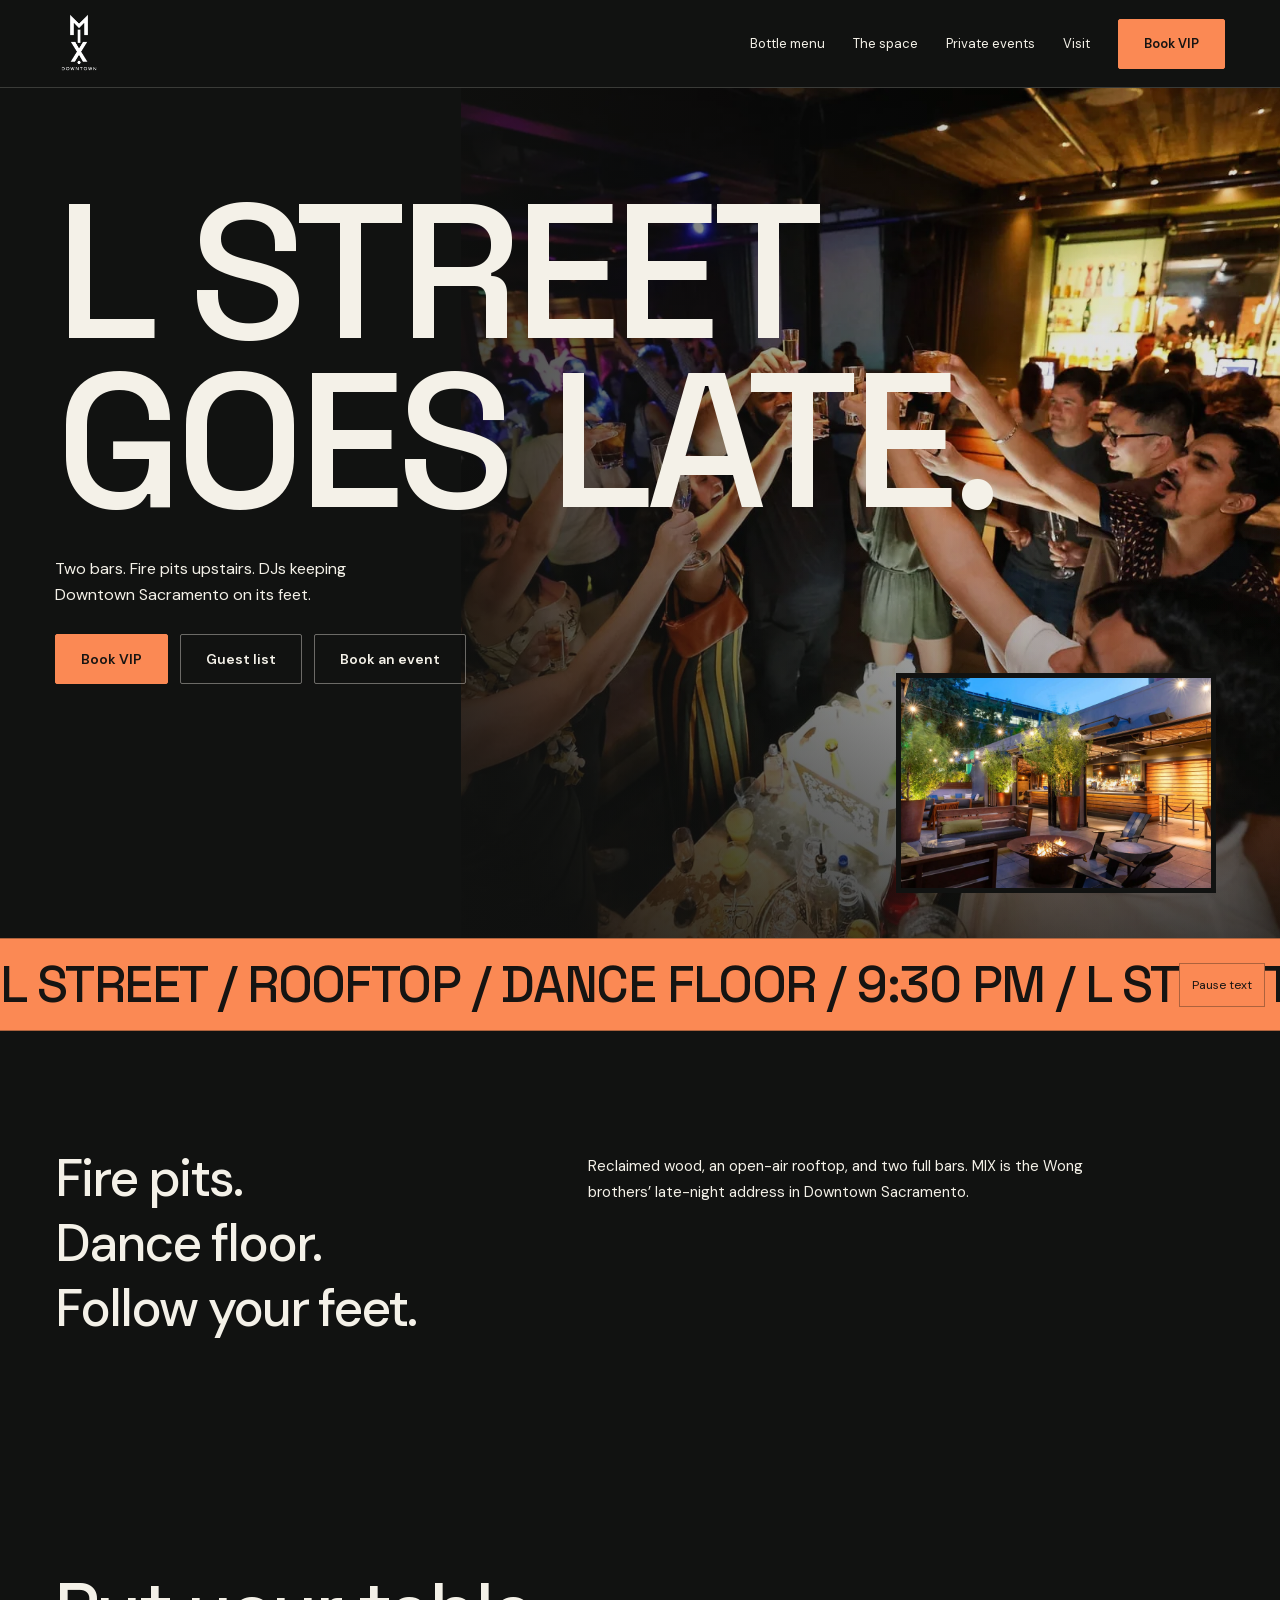
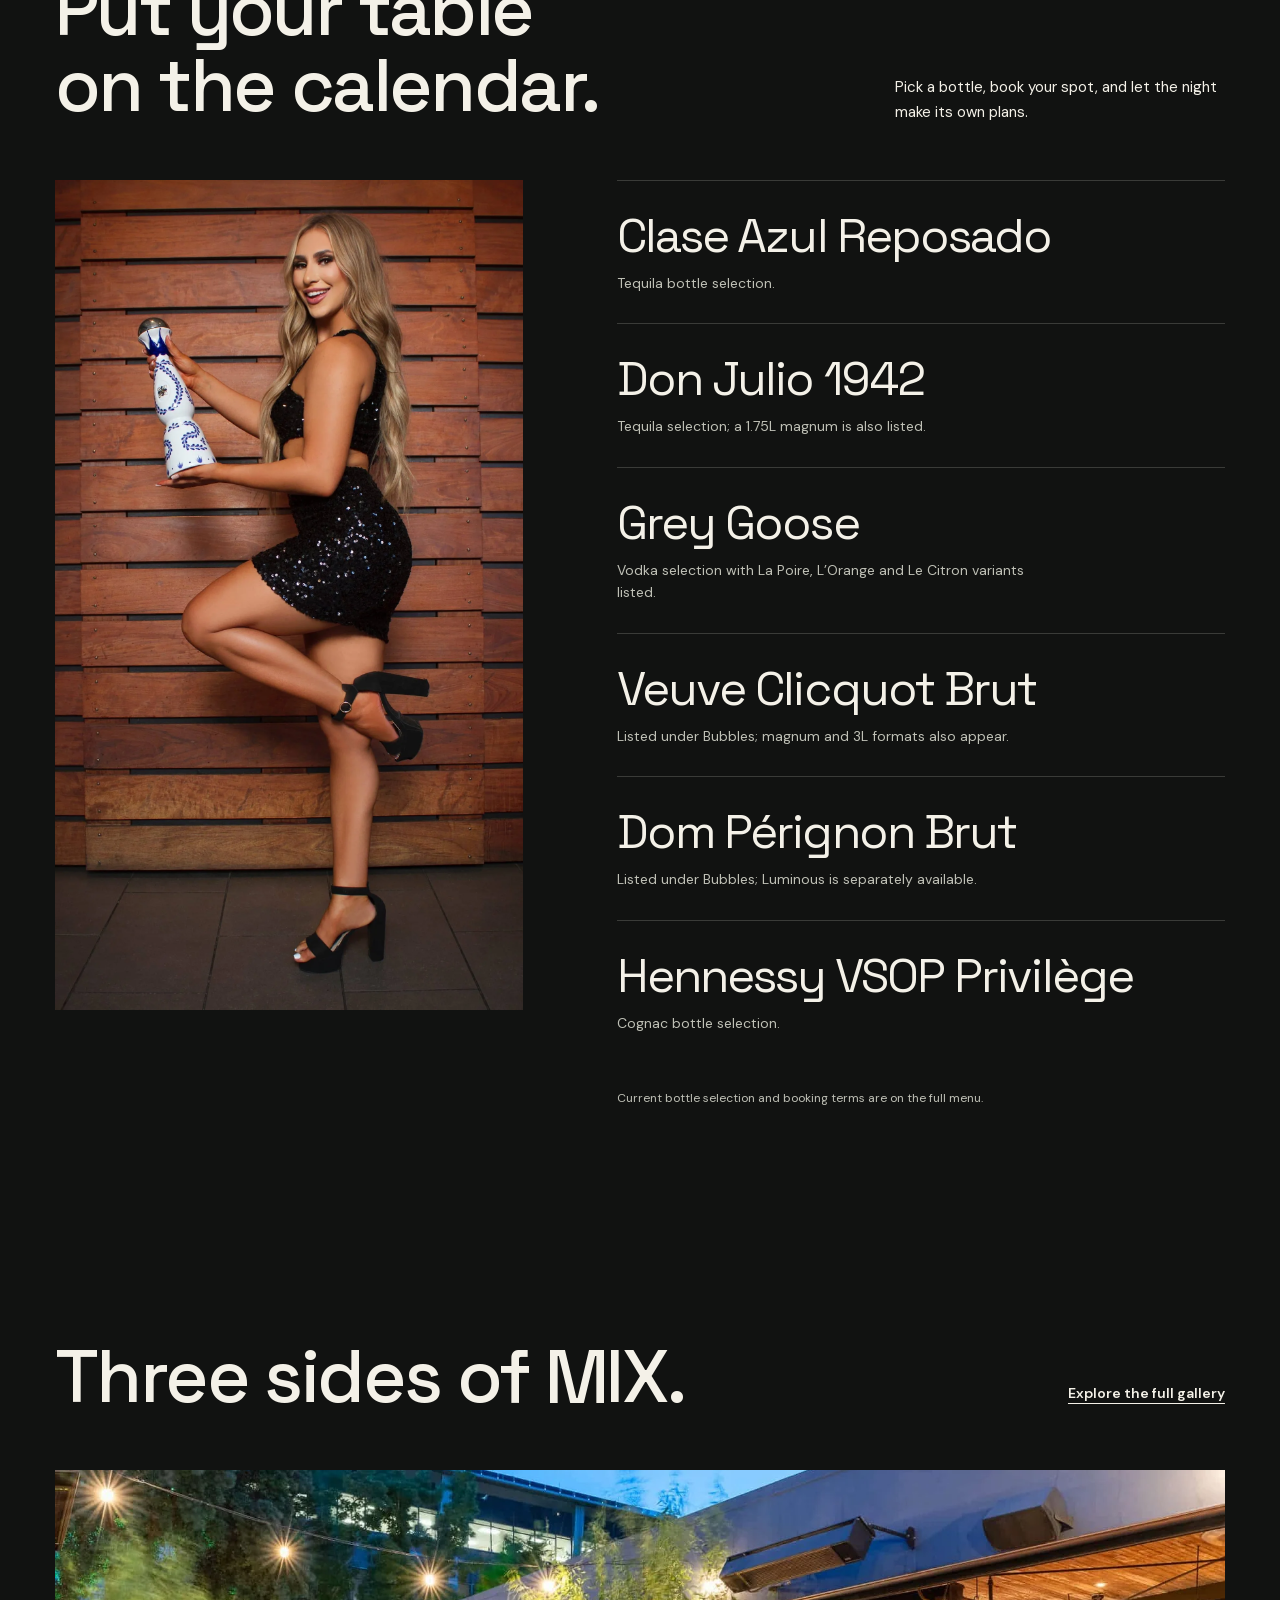
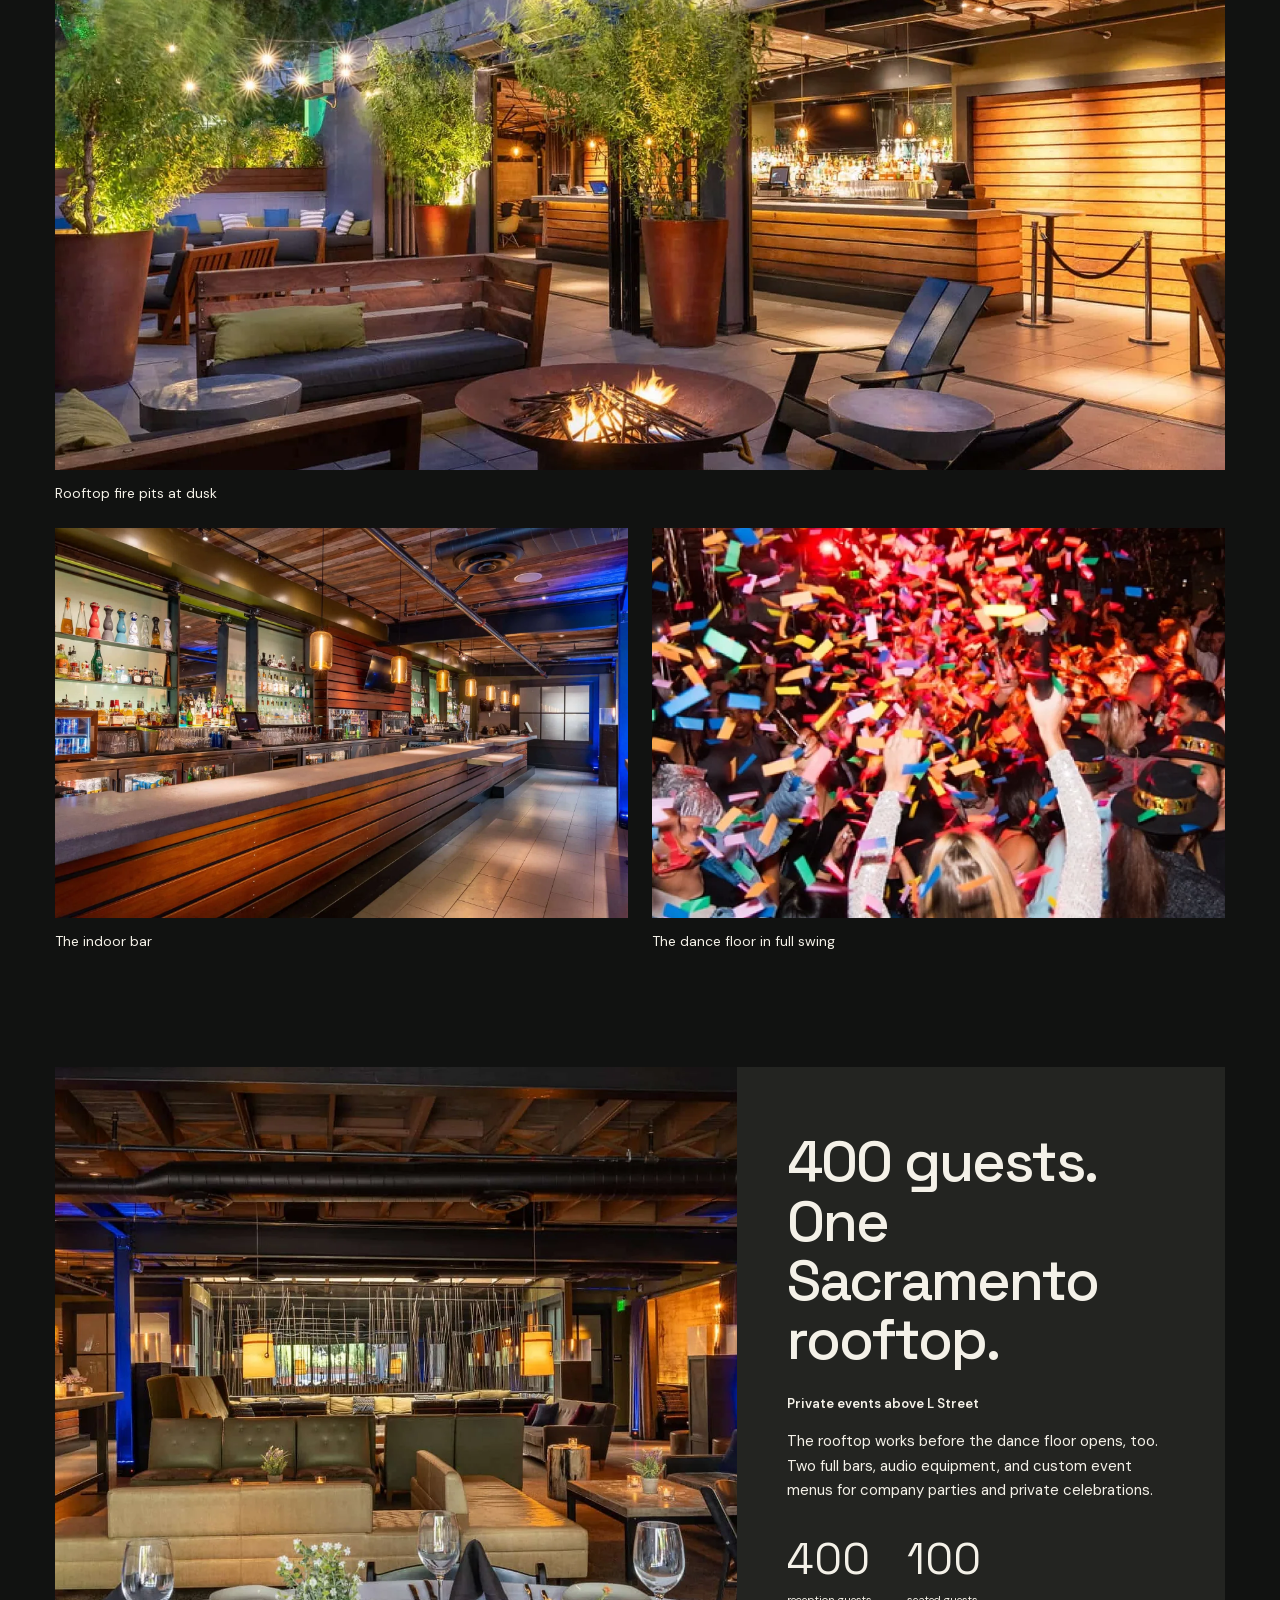
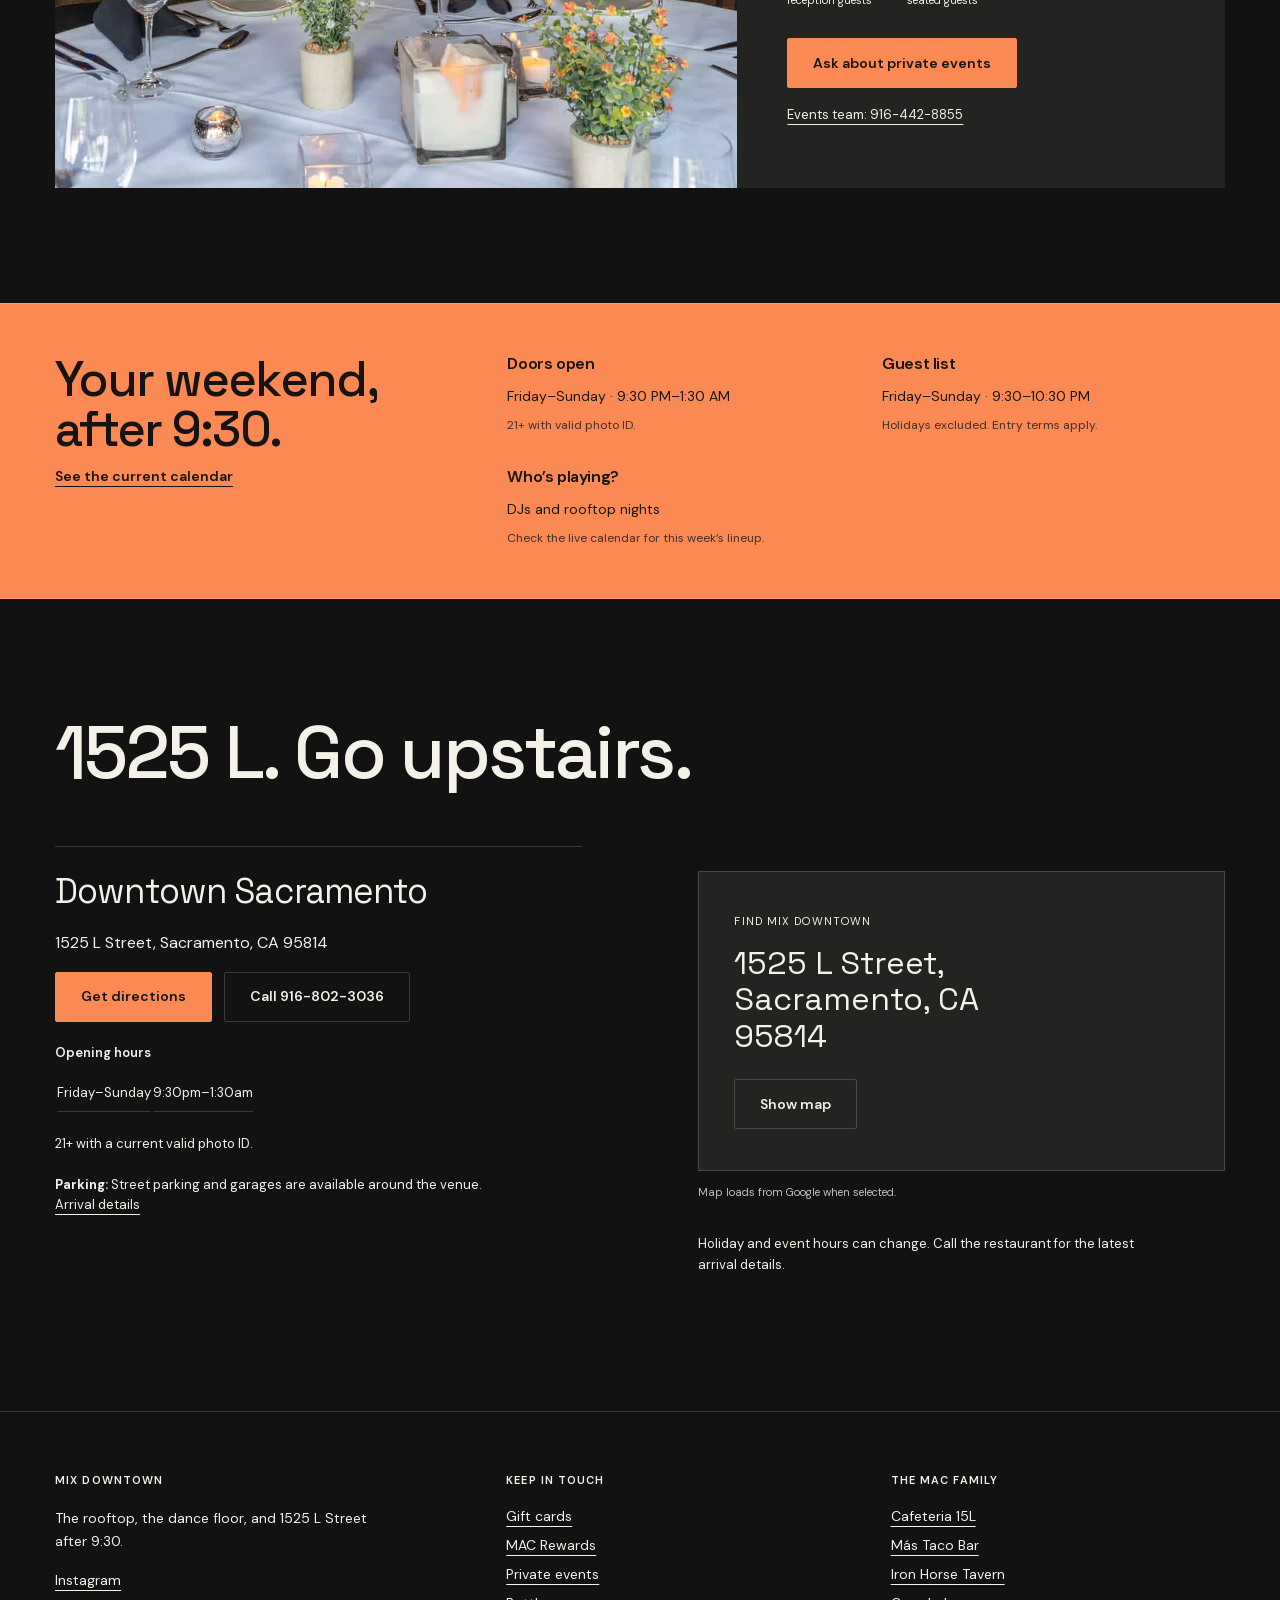
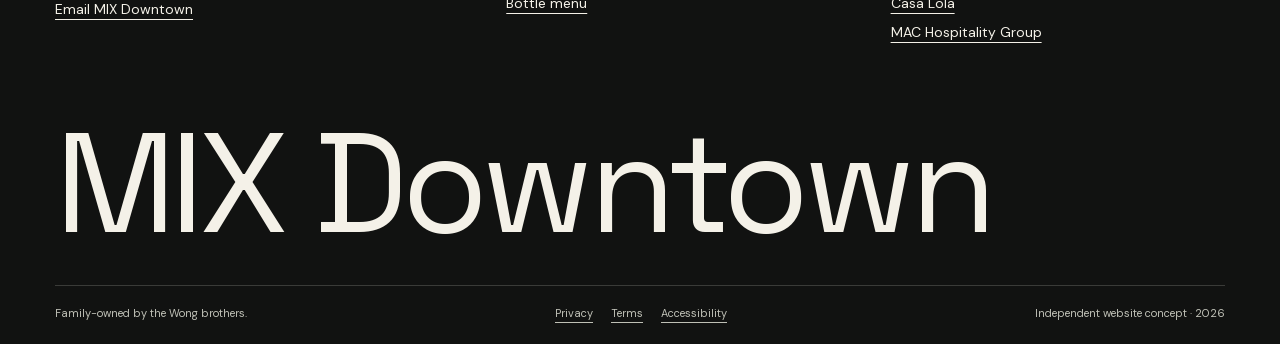
<file: index.html>
<!doctype html><html lang="en"><head><meta charset="utf-8"><meta name="viewport" content="width=device-width,initial-scale=1"><meta name="robots" content="noindex,nofollow"><meta name="theme-color" content="#161716"><title>MIX Downtown | Sacramento</title><meta name="description" content="Rooftop cocktails, late nights, and a different view of Sacramento."><meta property="og:title" content="MIX Downtown · Home"><meta property="og:description" content="Rooftop cocktails, late nights, and a different view of Sacramento."><link rel="icon" href="assets/logo.webp"><link rel="stylesheet" href="assets/styles.css"><script src="assets/app.js" defer></script><script type="application/ld+json">{"@context": "https://schema.org", "@type": "NightClub", "name": "MIX Downtown", "sameAs": "https://www.mixdowntown.net/", "servesCuisine": "American", "address": ["1525 L Street, Sacramento, CA 95814"]}</script>


<link rel="stylesheet" href="assets/pitch.css"><script src="assets/pitch.js" defer></script></head>
<body class="mix-downtown pitch-home"><div class="shell"><a class="skip" href="#main">Skip to content</a><header class="site-header masthead"><a class="brand" href="index.html" aria-label="MIX Downtown home"><img src="assets/logo.webp" alt="MIX Downtown" width="180" height="65"></a><nav id="main-nav" class="main-nav" aria-label="Main navigation"><a href="menu/">Bottle menu</a><a href="#the-space">The space</a><a href="private-events/">Private events</a><a href="#visit">Visit</a><a class="button" href="https://www.mixdowntown.net/book-vip/">Book VIP</a></nav><button class="menu-toggle" aria-expanded="false" aria-controls="main-nav">Menu</button></header><main id="main"><section class="mix-opening"><figure class="picture night-crowd"><img src="assets/nightlife-01-1600.webp" srcset="assets/nightlife-01-600.webp 600w, assets/nightlife-01-1100.webp 1100w, assets/nightlife-01-1600.webp 1600w" sizes="(max-width:650px) 100vw, (max-width:1100px) 70vw, 1440px" width="1600" height="1067" alt="Guests celebrating on the dance floor at MIX Downtown" fetchpriority="high" decoding="sync"></figure><h1>L STREET<br>GOES LATE.</h1><p class="hero-deck">Two bars. Fire pits upstairs. DJs keeping Downtown Sacramento on its feet.</p><div class="opening-actions"><a class="button" href="https://www.mixdowntown.net/book-vip/">Book VIP</a><a class="button secondary" href="https://www.sevenrooms.com/events/ahNzfnNldmVucm9vbXMtc2VjdXJlchwLEg9uaWdodGxvb3BfVmVudWUYgIDgkuqI3woM">Guest list</a><a class="button secondary" href="private-events/">Book an event</a></div><figure class="picture roof-window"><img src="assets/mix-40-1800.webp" srcset="assets/mix-40-600.webp 600w, assets/mix-40-1100.webp 1100w, assets/mix-40-1800.webp 1800w" sizes="(max-width:650px) 100vw, (max-width:1100px) 70vw, 1440px" width="1920" height="1280" alt="The MIX rooftop and fire pit at dusk" fetchpriority="high" decoding="sync"></figure></section><section class="tape" aria-label="L Street, rooftop, dance floor, 9:30 PM"><div class="tape-track" aria-hidden="true"><span>L STREET / ROOFTOP / DANCE FLOOR / 9:30 PM / L STREET / ROOFTOP / DANCE FLOOR / 9:30 PM / </span><span>L STREET / ROOFTOP / DANCE FLOOR / 9:30 PM / L STREET / ROOFTOP / DANCE FLOOR / 9:30 PM / </span></div><button class="tape-pause" type="button" aria-pressed="false">Pause text</button></section><section class="home-section story mix-story"><p class="story-lead">Fire pits.<br>Dance floor.<br>Follow your feet.</p><p class="story-detail">Reclaimed wood, an open-air rooftop, and two full bars. MIX is the Wong brothers’ late-night address in Downtown Sacramento.</p></section><section class="home-section"><div class="section-top"><div><h2>Put your table<br>on the calendar.</h2></div><p>Pick a bottle, book your spot, and let the night make its own plans.</p></div><div class="bottle-spread"><figure class="picture "><img src="assets/pitch-bottle-service-host-1800.webp" srcset="assets/pitch-bottle-service-host-600.webp 600w, assets/pitch-bottle-service-host-1100.webp 1100w, assets/pitch-bottle-service-host-1800.webp 1800w" sizes="(max-width:650px) 100vw, (max-width:1100px) 70vw, 1440px" width="1816" height="2560" alt="A MIX bottle-service host presenting Clase Azul" loading="lazy" decoding="async"></figure><div class="menu-listing"><a class="menu-entry" href="menu/"><div><h3>Clase Azul Reposado</h3><p>Tequila bottle selection.</p></div></a><a class="menu-entry" href="menu/"><div><h3>Don Julio 1942</h3><p>Tequila selection; a 1.75L magnum is also listed.</p></div></a><a class="menu-entry" href="menu/"><div><h3>Grey Goose</h3><p>Vodka selection with La Poire, L’Orange and Le Citron variants listed.</p></div></a><a class="menu-entry" href="menu/"><div><h3>Veuve Clicquot Brut</h3><p>Listed under Bubbles; magnum and 3L formats also appear.</p></div></a><a class="menu-entry" href="menu/"><div><h3>Dom Pérignon Brut</h3><p>Listed under Bubbles; Luminous is separately available.</p></div></a><a class="menu-entry" href="menu/"><div><h3>Hennessy VSOP Privilège</h3><p>Cognac bottle selection.</p></div></a><p class="menu-footnote">Current bottle selection and booking terms are on the full menu.</p></div></div></section><section id="the-space" class="home-section room-section"><div class="section-top"><div><h2>Three sides of MIX.</h2></div><a class="plain-link" href="gallery/">Explore the full gallery</a></div><div class="room-gallery"><button class="room-shot gallery-item" data-full="assets/mix-40-1800.webp" data-caption="Rooftop fire pits at dusk" aria-label="Enlarge: Rooftop fire pits at dusk"><figure class="picture "><img src="assets/mix-40-1800.webp" srcset="assets/mix-40-600.webp 600w, assets/mix-40-1100.webp 1100w, assets/mix-40-1800.webp 1800w" sizes="(max-width:650px) 100vw, (max-width:1100px) 70vw, 1440px" width="1920" height="1280" alt="Rooftop fire pits at dusk" loading="lazy" decoding="async"></figure><span>Rooftop fire pits at dusk</span></button><button class="room-shot gallery-item" data-full="assets/mix-06-1800.webp" data-caption="The indoor bar" aria-label="Enlarge: The indoor bar"><figure class="picture "><img src="assets/mix-06-1800.webp" srcset="assets/mix-06-600.webp 600w, assets/mix-06-1100.webp 1100w, assets/mix-06-1800.webp 1800w" sizes="(max-width:650px) 100vw, (max-width:1100px) 70vw, 1440px" width="1920" height="1280" alt="The indoor bar" loading="lazy" decoding="async"></figure><span>The indoor bar</span></button><button class="room-shot gallery-item" data-full="assets/confetti-celebration-845.webp" data-caption="The dance floor in full swing" aria-label="Enlarge: The dance floor in full swing"><figure class="picture "><img src="assets/confetti-celebration-845.webp" srcset="assets/confetti-celebration-600.webp 600w, assets/confetti-celebration-845.webp 845w" sizes="(max-width:650px) 100vw, (max-width:1100px) 70vw, 1440px" width="845" height="1200" alt="The dance floor in full swing" loading="lazy" decoding="async"></figure><span>The dance floor in full swing</span></button></div></section><section class="event-block"><figure class="picture "><img src="assets/mix-19-1800.webp" srcset="assets/mix-19-600.webp 600w, assets/mix-19-1100.webp 1100w, assets/mix-19-1800.webp 1800w" sizes="(max-width:650px) 100vw, (max-width:1100px) 70vw, 1440px" width="1920" height="1280" alt="Private-event setting at MIX Downtown" loading="lazy" decoding="async"></figure><div class="event-copy"><h2>400 guests.<br>One Sacramento rooftop.</h2><p class="event-kind">Private events above L Street</p><p>The rooftop works before the dance floor opens, too. Two full bars, audio equipment, and custom event menus for company parties and private celebrations.</p><div class="event-stats"><div class="event-stat"><b>400</b><span>reception guests</span></div><div class="event-stat"><b>100</b><span>seated guests</span></div></div><a class="button" href="private-events/">Ask about private events</a><a class="event-phone" href="tel:+19164428855">Events team: 916-442-8855</a></div></section><section class="weekly"><div><h2>Your weekend,<br>after 9:30.</h2><a class="plain-link" href="https://www.mixdowntown.net/calendar/">See the current calendar</a></div><div class="weekly-grid"><div class="weekly-item"><h3>Doors open</h3><p>Friday–Sunday · 9:30 PM–1:30 AM</p><small>21+ with valid photo ID.</small></div><div class="weekly-item"><h3>Guest list</h3><p>Friday–Sunday · 9:30–10:30 PM</p><small>Holidays excluded. Entry terms apply.</small></div><div class="weekly-item"><h3>Who’s playing?</h3><p>DJs and rooftop nights</p><small>Check the live calendar for this week’s lineup.</small></div></div></section><section id="visit" class="home-section home-visit"><div class="section-top"><div><h2>1525 L. Go upstairs.</h2></div></div><div class="visit-grid single"><article class="visit-details"><h3>Downtown Sacramento</h3><address>1525 L Street, Sacramento, CA 95814</address><div class="opening-actions"><a class="button" href="https://www.google.com/maps/place/Mix+Downtown/@38.5761503,-121.4864587,15z/data=!4m2!3m1!1s0x0:0x82397041557288dc">Get directions</a><a class="button secondary" href="tel:+19168023036">Call 916-802-3036</a></div><table class="hours"><caption>Opening hours</caption><tbody><tr><td>Friday–Sunday</td><td>9:30pm–1:30am</td></tr></tbody></table><p class="parking-note">21+ with a current valid photo ID.</p><p class="parking-note"><strong>Parking:</strong> Street parking and garages are available around the venue. <a href="https://www.machospitalitygroup.com/planning-faq/">Arrival details</a></p></article><div class="visit-context"><div class="map-panel"><span class="map-coordinates">Find MIX Downtown</span><p>1525 L Street, Sacramento, CA 95814</p><button type="button" class="button secondary" data-map-name="MIX Downtown Downtown Sacramento" data-map-address="1525 L Street, Sacramento, CA 95814">Show map</button></div><p class="map-note">Map loads from Google when selected.</p><p class="parking-note">Holiday and event hours can change. Call the restaurant for the latest arrival details.</p></div></div></section></main><footer class="pitch-footer"><div class="footer-columns"><div><strong>MIX Downtown</strong><p>The rooftop, the dance floor, and 1525 L Street after 9:30.</p><a href="https://www.instagram.com/mixdowntown/">Instagram</a><a href="mailto:info@mixdowntown.net">Email MIX Downtown</a></div><div><strong>Keep in touch</strong><a href="https://order.toasttab.com/egiftcards/mix-downtown-1525-l-st">Gift cards</a><a href="https://www.toasttab.com/mac-hospitality-gift-card-1116-15th-street/rewardsSignup">MAC Rewards</a><a href="private-events/">Private events</a><a href="menu/">Bottle menu</a></div><div><strong>The MAC family</strong><a href="https://www.cafeteria15l.com/">Cafeteria 15L</a><a href="https://www.mastacobar.com/">Más Taco Bar</a><a href="https://www.ironhorsetavern.net/">Iron Horse Tavern</a><a href="https://www.vivacasalola.com/">Casa Lola</a><a href="https://www.machospitalitygroup.com/">MAC Hospitality Group</a></div></div><div class="end-word" aria-hidden="true">MIX Downtown</div><div class="footer-bottom"><span>Family-owned by the Wong brothers.</span><div class="legal"><a href="https://www.mixdowntown.net/privacy-policy/">Privacy</a><a href="https://www.mixdowntown.net/terms-of-use/">Terms</a><a href="https://www.mixdowntown.net/ada-accessibility/">Accessibility</a></div><span>Independent website concept · 2026</span></div></footer><dialog class="lightbox" aria-label="Venue photo gallery"><img alt=""><p class="lightbox-caption"></p><div class="lightbox-controls"><button type="button" data-prev>Previous</button><span class="lightbox-count" role="status" aria-live="polite"></span><button type="button" data-next>Next</button><button type="button" data-close>Close</button></div></dialog></div></body></html>
</file>
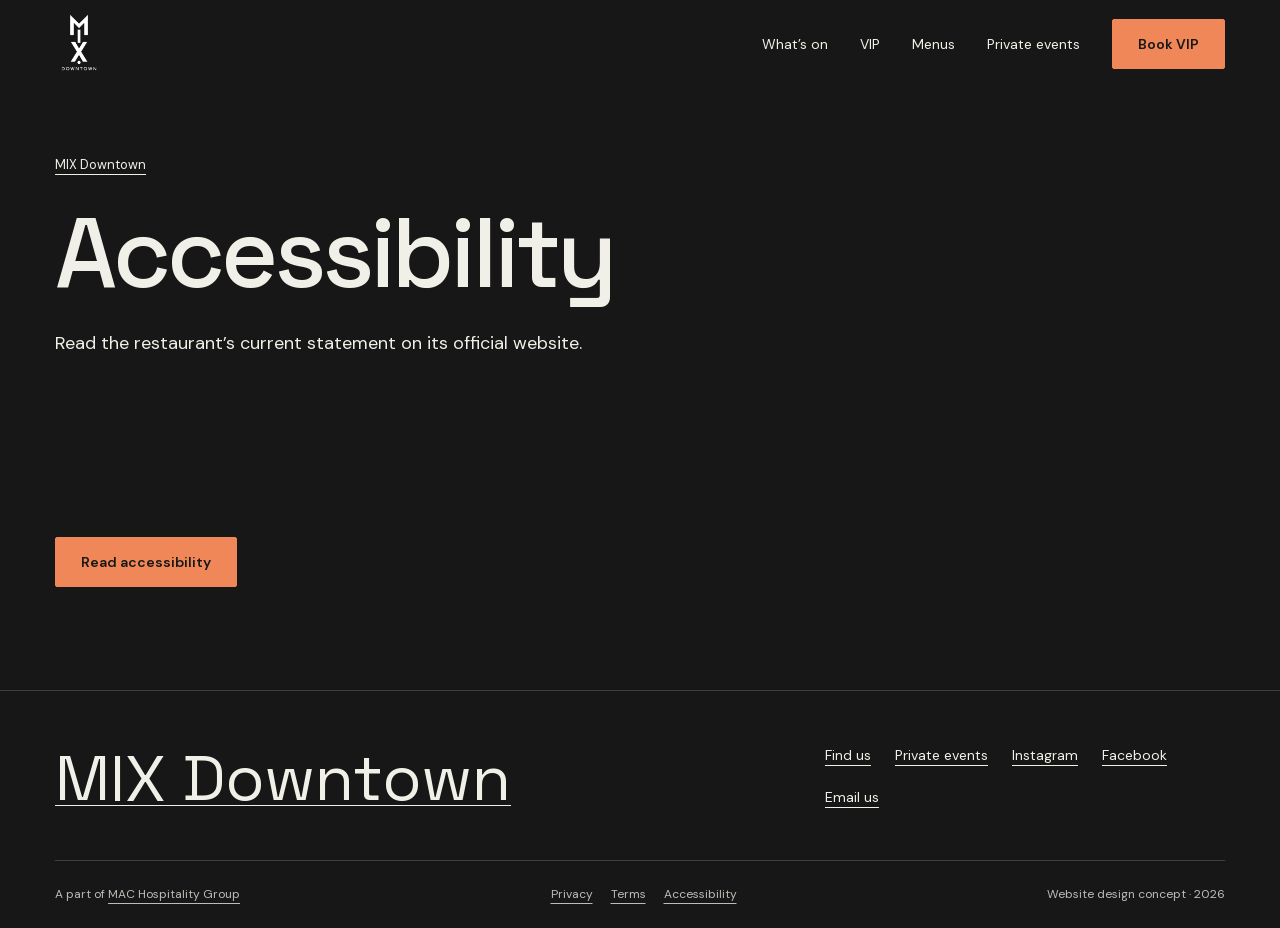
<file: ada-accessibility/index.html>
<!doctype html><html lang="en"><head><meta charset="utf-8"><meta name="viewport" content="width=device-width,initial-scale=1"><meta name="robots" content="noindex,nofollow"><meta name="theme-color" content="#161716"><title>Accessibility | MIX Downtown</title><meta name="description" content="Rooftop cocktails, late nights, and a different view of Sacramento."><meta property="og:title" content="MIX Downtown · Accessibility"><meta property="og:description" content="Rooftop cocktails, late nights, and a different view of Sacramento."><link rel="icon" href="../assets/logo.webp"><link rel="stylesheet" href="../assets/styles.css"><script src="../assets/app.js" defer></script><script type="application/ld+json">{"@context": "https://schema.org", "@type": "NightClub", "name": "MIX Downtown", "sameAs": "https://www.mixdowntown.net/", "servesCuisine": "American", "address": ["1525 L Street, Sacramento, CA 95814"]}</script></head><body class="mix-downtown"><div class="shell"><a class="skip" href="#main">Skip to content</a><header class="site-header"><a class="brand" href="../index.html" aria-label="MIX Downtown home"><img src="../assets/logo.webp" alt="MIX Downtown" width="180" height="65"></a><nav id="main-nav" class="main-nav" aria-label="Main navigation"><a href="../calendar/">What’s on</a><a href="../vip-experience/">VIP</a><a href="../menu/">Menus</a><a href="../private-events/">Private events</a><a class="button" href="https://www.mixdowntown.net/book-vip/">Book VIP</a></nav><button class="menu-toggle" aria-expanded="false" aria-controls="main-nav">Menu</button></header><main id="main"><div class="page-head"><a class="back-home" href="../index.html">MIX Downtown</a><h1>Accessibility</h1><p>Read the restaurant’s current statement on its official website.</p></div><section class="section"><a class="button" href="https://www.mixdowntown.net/ada-accessibility/">Read accessibility</a></section></main><footer class="site-footer"><div class="footer-top"><a class="footer-brand" href="../index.html">MIX Downtown</a><div class="footer-links"><a href="../visit/">Find us</a><a href="../private-events/">Private events</a><a href="https://www.instagram.com/mixdowntown/">Instagram</a><a href="https://www.facebook.com/Mixdowntown">Facebook</a><a href="mailto:info@mixdowntown.net">Email us</a></div></div><div class="footer-bottom"><span>A part of <a href="https://www.machospitalitygroup.com/">MAC Hospitality Group</a></span><div class="legal"><a href="https://www.mixdowntown.net/privacy-policy/">Privacy</a><a href="https://www.mixdowntown.net/terms-of-use/">Terms</a><a href="https://www.mixdowntown.net/ada-accessibility/">Accessibility</a></div><span>Website design concept · 2026</span></div></footer></div></body></html>
</file>
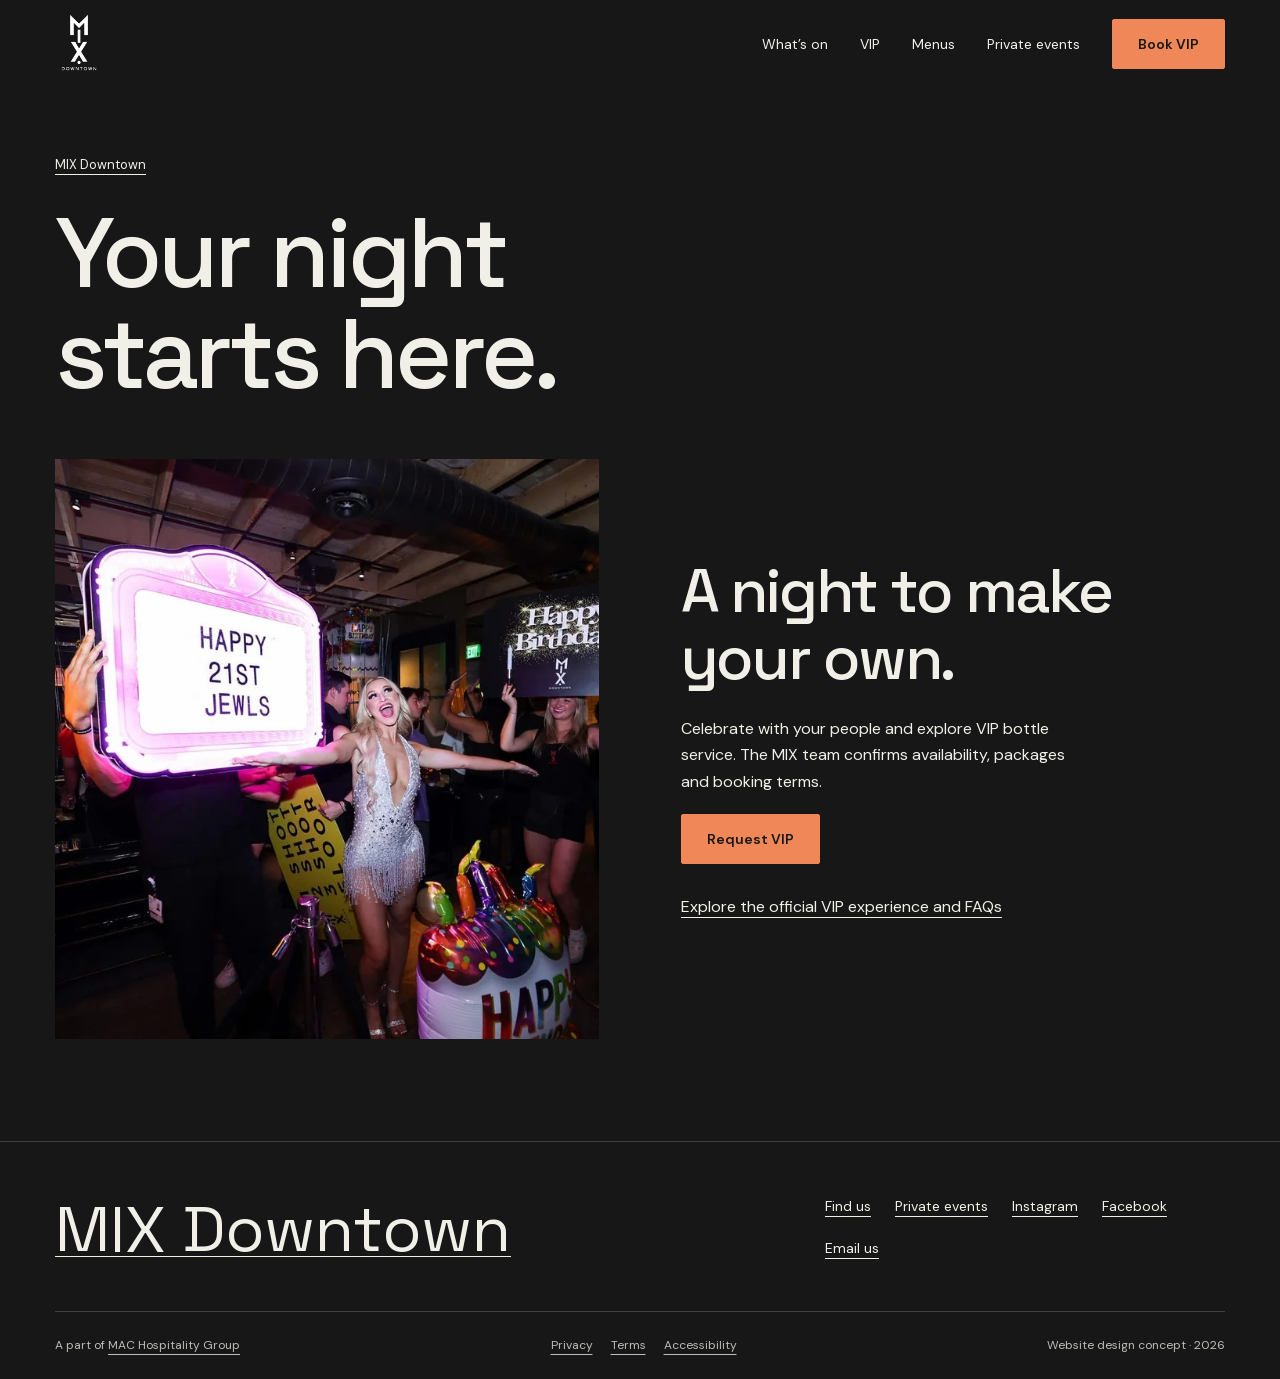
<file: book-vip/index.html>
<!doctype html><html lang="en"><head><meta charset="utf-8"><meta name="viewport" content="width=device-width,initial-scale=1"><meta name="robots" content="noindex,nofollow"><meta name="theme-color" content="#161716"><title>Book VIP | MIX Downtown</title><meta name="description" content="Rooftop cocktails, late nights, and a different view of Sacramento."><meta property="og:title" content="MIX Downtown · Book VIP"><meta property="og:description" content="Rooftop cocktails, late nights, and a different view of Sacramento."><link rel="icon" href="../assets/logo.webp"><link rel="stylesheet" href="../assets/styles.css"><script src="../assets/app.js" defer></script><script type="application/ld+json">{"@context": "https://schema.org", "@type": "NightClub", "name": "MIX Downtown", "sameAs": "https://www.mixdowntown.net/", "servesCuisine": "American", "address": ["1525 L Street, Sacramento, CA 95814"]}</script></head><body class="mix-downtown"><div class="shell"><a class="skip" href="#main">Skip to content</a><header class="site-header"><a class="brand" href="../index.html" aria-label="MIX Downtown home"><img src="../assets/logo.webp" alt="MIX Downtown" width="180" height="65"></a><nav id="main-nav" class="main-nav" aria-label="Main navigation"><a href="../calendar/">What’s on</a><a href="../vip-experience/">VIP</a><a href="../menu/">Menus</a><a href="../private-events/">Private events</a><a class="button" href="https://www.mixdowntown.net/book-vip/">Book VIP</a></nav><button class="menu-toggle" aria-expanded="false" aria-controls="main-nav">Menu</button></header><main id="main"><div class="page-head"><a class="back-home" href="../index.html">MIX Downtown</a><h1>Your night starts here.</h1></div><section class="section calendar-feature"><div class="photo"><img src="../assets/vip-celebration-1552.webp" srcset="../assets/vip-celebration-600.webp 600w, ../assets/vip-celebration-1100.webp 1100w, ../assets/vip-celebration-1552.webp 1552w" sizes="(max-width:650px) calc(100vw - 44px), (max-width:1100px) 60vw, 1000px" width="1552" height="1045" alt="A VIP celebration at MIX" loading="lazy" decoding="async"></div><div><h2>A night to make your own.</h2><p>Celebrate with your people and explore VIP bottle service. The MIX team confirms availability, packages and booking terms.</p><a class="button" href="https://www.mixdowntown.net/book-vip/">Request VIP</a><p class="menu-note"><a href="https://www.mixdowntown.net/vip-experience/">Explore the official VIP experience and FAQs</a></p></div></section></main><footer class="site-footer"><div class="footer-top"><a class="footer-brand" href="../index.html">MIX Downtown</a><div class="footer-links"><a href="../visit/">Find us</a><a href="../private-events/">Private events</a><a href="https://www.instagram.com/mixdowntown/">Instagram</a><a href="https://www.facebook.com/Mixdowntown">Facebook</a><a href="mailto:info@mixdowntown.net">Email us</a></div></div><div class="footer-bottom"><span>A part of <a href="https://www.machospitalitygroup.com/">MAC Hospitality Group</a></span><div class="legal"><a href="https://www.mixdowntown.net/privacy-policy/">Privacy</a><a href="https://www.mixdowntown.net/terms-of-use/">Terms</a><a href="https://www.mixdowntown.net/ada-accessibility/">Accessibility</a></div><span>Website design concept · 2026</span></div></footer></div></body></html>
</file>
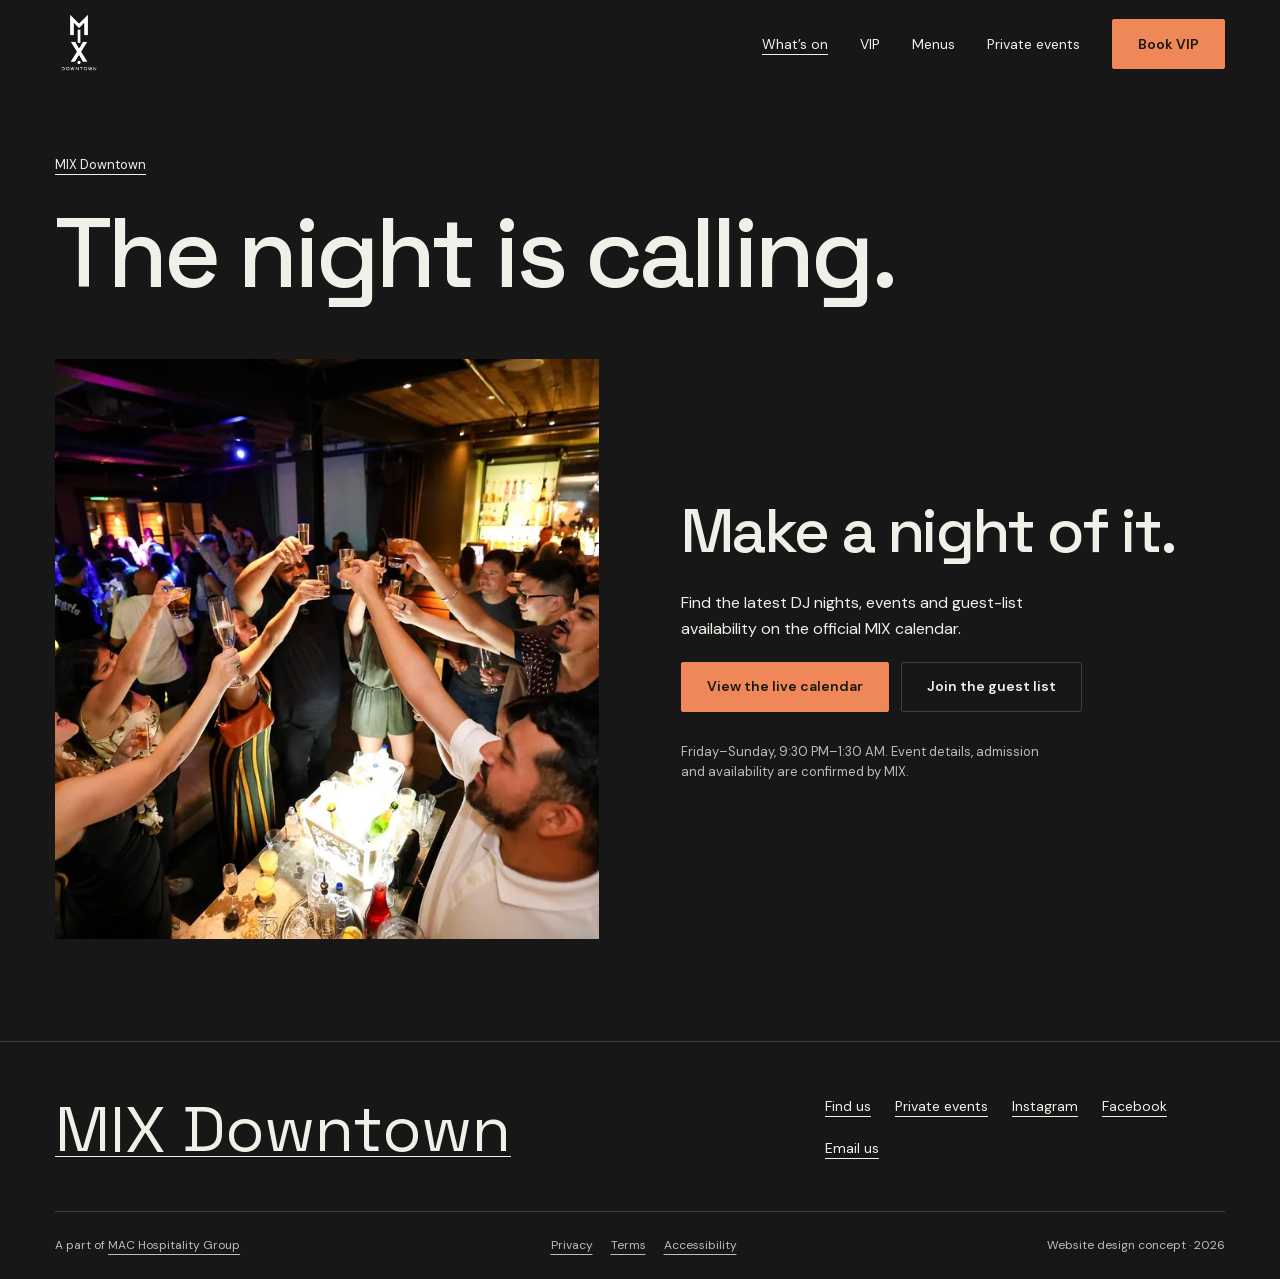
<file: calendar/index.html>
<!doctype html><html lang="en"><head><meta charset="utf-8"><meta name="viewport" content="width=device-width,initial-scale=1"><meta name="robots" content="noindex,nofollow"><meta name="theme-color" content="#161716"><title>What’s on | MIX Downtown</title><meta name="description" content="Rooftop cocktails, late nights, and a different view of Sacramento."><meta property="og:title" content="MIX Downtown · What’s on"><meta property="og:description" content="Rooftop cocktails, late nights, and a different view of Sacramento."><link rel="icon" href="../assets/logo.webp"><link rel="stylesheet" href="../assets/styles.css"><script src="../assets/app.js" defer></script><script type="application/ld+json">{"@context": "https://schema.org", "@type": "NightClub", "name": "MIX Downtown", "sameAs": "https://www.mixdowntown.net/", "servesCuisine": "American", "address": ["1525 L Street, Sacramento, CA 95814"]}</script></head><body class="mix-downtown"><div class="shell"><a class="skip" href="#main">Skip to content</a><header class="site-header"><a class="brand" href="../index.html" aria-label="MIX Downtown home"><img src="../assets/logo.webp" alt="MIX Downtown" width="180" height="65"></a><nav id="main-nav" class="main-nav" aria-label="Main navigation"><a href="../calendar/" aria-current="page">What’s on</a><a href="../vip-experience/">VIP</a><a href="../menu/">Menus</a><a href="../private-events/">Private events</a><a class="button" href="https://www.mixdowntown.net/book-vip/">Book VIP</a></nav><button class="menu-toggle" aria-expanded="false" aria-controls="main-nav">Menu</button></header><main id="main"><div class="page-head"><a class="back-home" href="../index.html">MIX Downtown</a><h1>The night is calling.</h1></div><section class="section calendar-feature"><div class="photo"><img src="../assets/nightlife-01-1600.webp" srcset="../assets/nightlife-01-600.webp 600w, ../assets/nightlife-01-1100.webp 1100w, ../assets/nightlife-01-1600.webp 1600w" sizes="(max-width:650px) calc(100vw - 44px), (max-width:1100px) 60vw, 1000px" width="1600" height="1067" alt="Friends celebrating at MIX" loading="lazy" decoding="async"></div><div><h2>Make a night of it.</h2><p>Find the latest DJ nights, events and guest-list availability on the official MIX calendar.</p><div class="actions"><a class="button" href="https://www.mixdowntown.net/calendar/">View the live calendar</a><a class="button secondary" href="https://www.sevenrooms.com/events/ahNzfnNldmVucm9vbXMtc2VjdXJlchwLEg9uaWdodGxvb3BfVmVudWUYgIDgkuqI3woM">Join the guest list</a></div><p class="note menu-note">Friday–Sunday, 9:30 PM–1:30 AM. Event details, admission and availability are confirmed by MIX.</p></div></section></main><footer class="site-footer"><div class="footer-top"><a class="footer-brand" href="../index.html">MIX Downtown</a><div class="footer-links"><a href="../visit/">Find us</a><a href="../private-events/">Private events</a><a href="https://www.instagram.com/mixdowntown/">Instagram</a><a href="https://www.facebook.com/Mixdowntown">Facebook</a><a href="mailto:info@mixdowntown.net">Email us</a></div></div><div class="footer-bottom"><span>A part of <a href="https://www.machospitalitygroup.com/">MAC Hospitality Group</a></span><div class="legal"><a href="https://www.mixdowntown.net/privacy-policy/">Privacy</a><a href="https://www.mixdowntown.net/terms-of-use/">Terms</a><a href="https://www.mixdowntown.net/ada-accessibility/">Accessibility</a></div><span>Website design concept · 2026</span></div></footer></div></body></html>
</file>
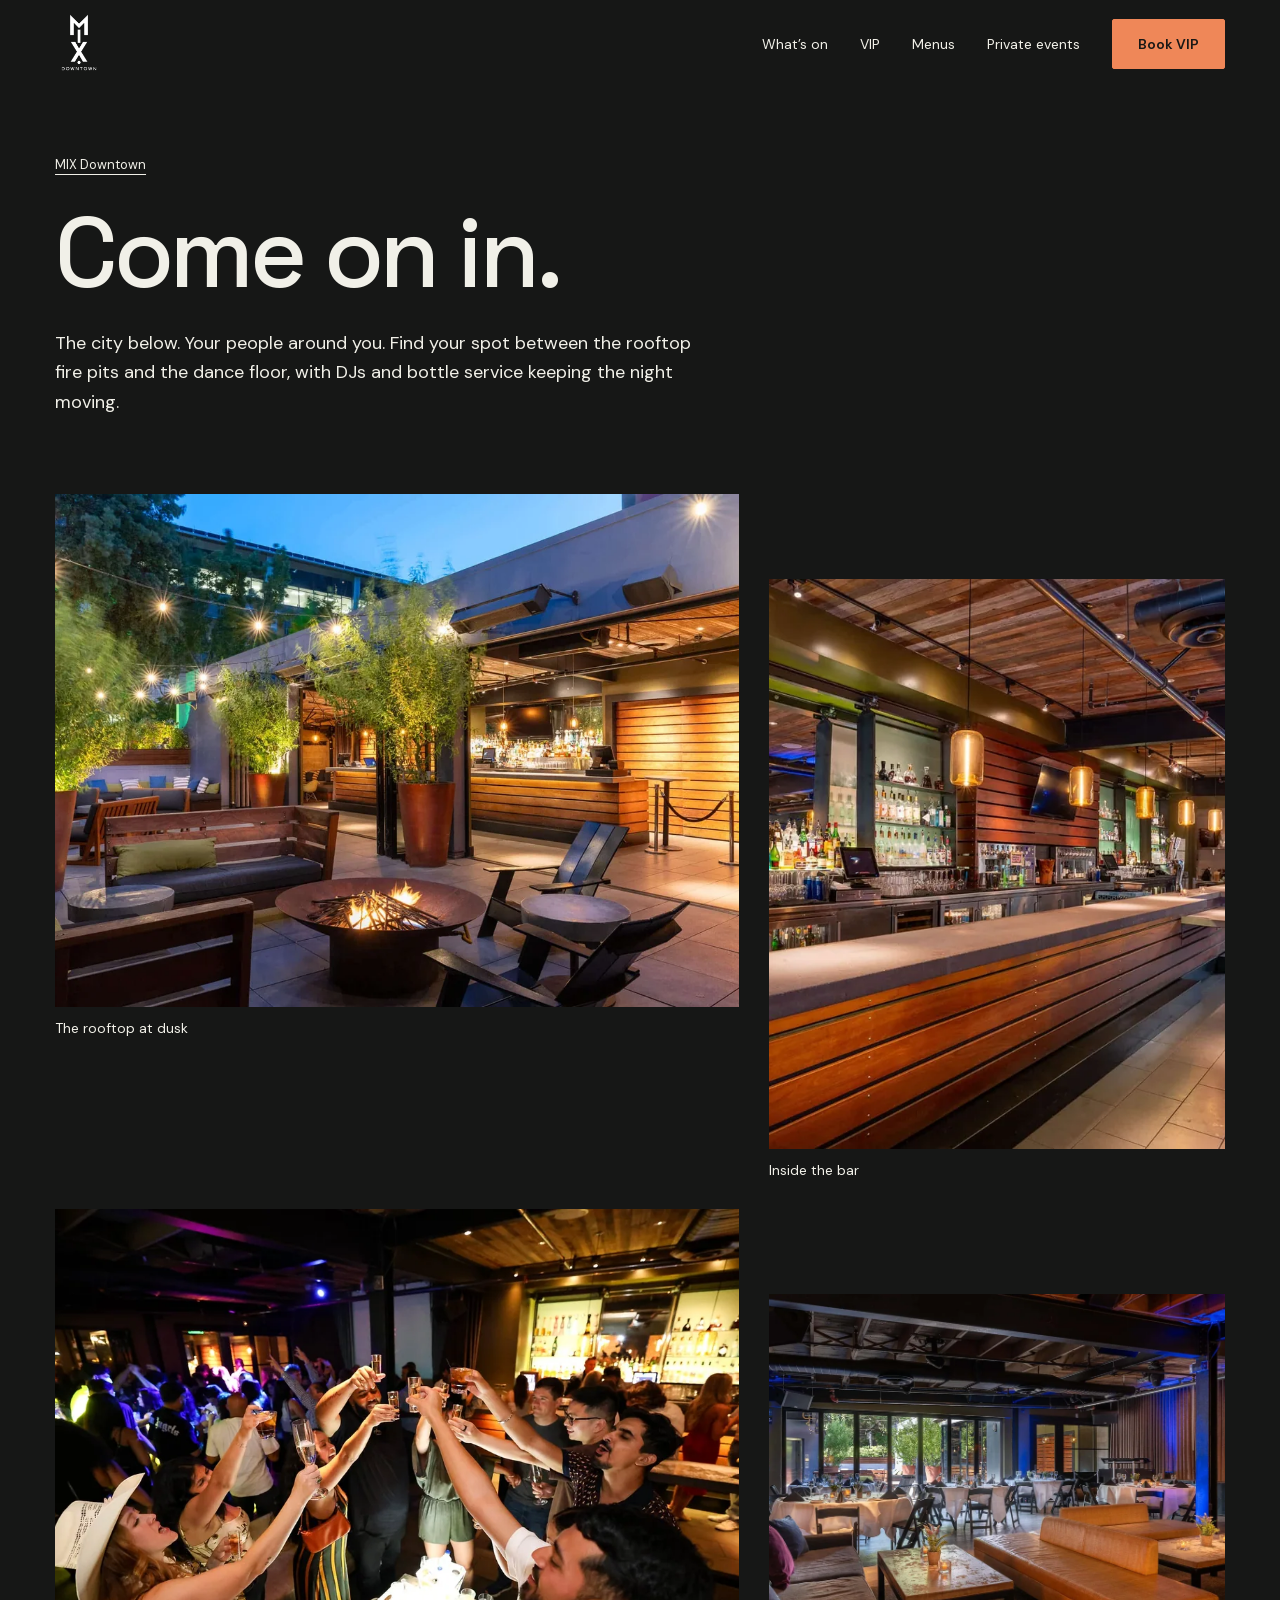
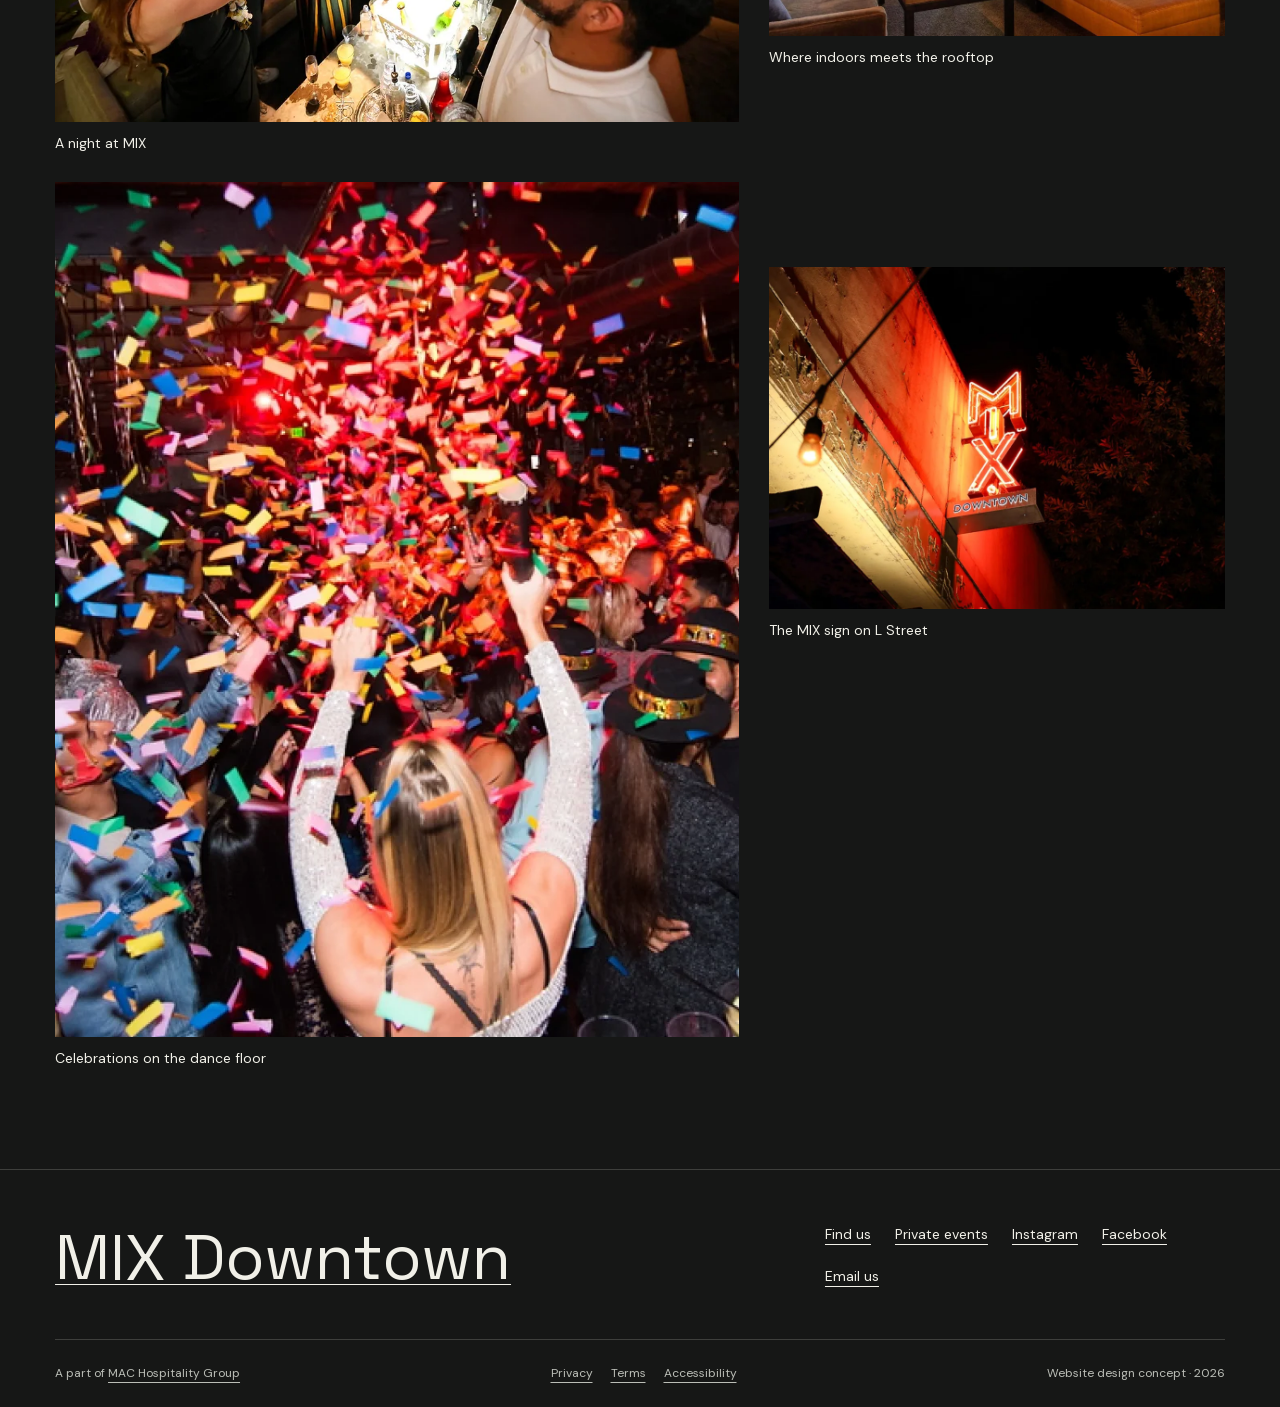
<file: gallery/index.html>
<!doctype html><html lang="en"><head><meta charset="utf-8"><meta name="viewport" content="width=device-width,initial-scale=1"><meta name="robots" content="noindex,nofollow"><meta name="theme-color" content="#161716"><title>The space | MIX Downtown</title><meta name="description" content="Rooftop cocktails, late nights, and a different view of Sacramento."><meta property="og:title" content="MIX Downtown · The space"><meta property="og:description" content="Rooftop cocktails, late nights, and a different view of Sacramento."><link rel="icon" href="../assets/logo.webp"><link rel="stylesheet" href="../assets/styles.css"><script src="../assets/app.js" defer></script><script type="application/ld+json">{"@context": "https://schema.org", "@type": "NightClub", "name": "MIX Downtown", "sameAs": "https://www.mixdowntown.net/", "servesCuisine": "American", "address": ["1525 L Street, Sacramento, CA 95814"]}</script></head><body class="mix-downtown"><div class="shell"><a class="skip" href="#main">Skip to content</a><header class="site-header"><a class="brand" href="../index.html" aria-label="MIX Downtown home"><img src="../assets/logo.webp" alt="MIX Downtown" width="180" height="65"></a><nav id="main-nav" class="main-nav" aria-label="Main navigation"><a href="../calendar/">What’s on</a><a href="../vip-experience/">VIP</a><a href="../menu/">Menus</a><a href="../private-events/">Private events</a><a class="button" href="https://www.mixdowntown.net/book-vip/">Book VIP</a></nav><button class="menu-toggle" aria-expanded="false" aria-controls="main-nav">Menu</button></header><main id="main"><div class="page-head"><a class="back-home" href="../index.html">MIX Downtown</a><h1>Come on in.</h1><p>The city below. Your people around you. Find your spot between the rooftop fire pits and the dance floor, with DJs and bottle service keeping the night moving.</p></div><section class="section gallery-grid" aria-label="Photo gallery"><button class="gallery-item" data-full="../assets/mix-40-1800.webp" data-caption="The rooftop at dusk" aria-label="Enlarge: The rooftop at dusk"><div class="photo"><img src="../assets/mix-40-1800.webp" srcset="../assets/mix-40-600.webp 600w, ../assets/mix-40-1100.webp 1100w, ../assets/mix-40-1800.webp 1800w" sizes="(max-width:650px) calc(100vw - 44px), (max-width:1100px) 60vw, 1000px" width="1920" height="1280" alt="The rooftop at dusk" loading="lazy" decoding="async"></div><span>The rooftop at dusk</span></button><button class="gallery-item" data-full="../assets/mix-06-1800.webp" data-caption="Inside the bar" aria-label="Enlarge: Inside the bar"><div class="photo"><img src="../assets/mix-06-1800.webp" srcset="../assets/mix-06-600.webp 600w, ../assets/mix-06-1100.webp 1100w, ../assets/mix-06-1800.webp 1800w" sizes="(max-width:650px) calc(100vw - 44px), (max-width:1100px) 60vw, 1000px" width="1920" height="1280" alt="Inside the bar" loading="lazy" decoding="async"></div><span>Inside the bar</span></button><button class="gallery-item" data-full="../assets/nightlife-01-1600.webp" data-caption="A night at MIX" aria-label="Enlarge: A night at MIX"><div class="photo"><img src="../assets/nightlife-01-1600.webp" srcset="../assets/nightlife-01-600.webp 600w, ../assets/nightlife-01-1100.webp 1100w, ../assets/nightlife-01-1600.webp 1600w" sizes="(max-width:650px) calc(100vw - 44px), (max-width:1100px) 60vw, 1000px" width="1600" height="1067" alt="A night at MIX" loading="lazy" decoding="async"></div><span>A night at MIX</span></button><button class="gallery-item" data-full="../assets/mix-09-1800.webp" data-caption="Where indoors meets the rooftop" aria-label="Enlarge: Where indoors meets the rooftop"><div class="photo"><img src="../assets/mix-09-1800.webp" srcset="../assets/mix-09-600.webp 600w, ../assets/mix-09-1100.webp 1100w, ../assets/mix-09-1800.webp 1800w" sizes="(max-width:650px) calc(100vw - 44px), (max-width:1100px) 60vw, 1000px" width="1920" height="1280" alt="Where indoors meets the rooftop" loading="lazy" decoding="async"></div><span>Where indoors meets the rooftop</span></button><button class="gallery-item" data-full="../assets/confetti-celebration-845.webp" data-caption="Celebrations on the dance floor" aria-label="Enlarge: Celebrations on the dance floor"><div class="photo"><img src="../assets/confetti-celebration-845.webp" srcset="../assets/confetti-celebration-600.webp 600w, ../assets/confetti-celebration-845.webp 845w" sizes="(max-width:650px) calc(100vw - 44px), (max-width:1100px) 60vw, 1000px" width="845" height="1200" alt="Celebrations on the dance floor" loading="lazy" decoding="async"></div><span>Celebrations on the dance floor</span></button><button class="gallery-item" data-full="../assets/rooftop-sign-1600.webp" data-caption="The MIX sign on L Street" aria-label="Enlarge: The MIX sign on L Street"><div class="photo"><img src="../assets/rooftop-sign-1600.webp" srcset="../assets/rooftop-sign-600.webp 600w, ../assets/rooftop-sign-1100.webp 1100w, ../assets/rooftop-sign-1600.webp 1600w" sizes="(max-width:650px) calc(100vw - 44px), (max-width:1100px) 60vw, 1000px" width="1600" height="1073" alt="The MIX sign on L Street" loading="lazy" decoding="async"></div><span>The MIX sign on L Street</span></button></section><dialog class="lightbox" aria-label="Venue photo gallery"><img src="../assets/mix-40-1800.webp" alt=""><p class="lightbox-caption"></p><div class="lightbox-controls"><button type="button" data-prev>Previous</button><span class="lightbox-count" role="status" aria-live="polite"></span><button type="button" data-next>Next</button><button type="button" data-close>Close</button></div></dialog></main><footer class="site-footer"><div class="footer-top"><a class="footer-brand" href="../index.html">MIX Downtown</a><div class="footer-links"><a href="../visit/">Find us</a><a href="../private-events/">Private events</a><a href="https://www.instagram.com/mixdowntown/">Instagram</a><a href="https://www.facebook.com/Mixdowntown">Facebook</a><a href="mailto:info@mixdowntown.net">Email us</a></div></div><div class="footer-bottom"><span>A part of <a href="https://www.machospitalitygroup.com/">MAC Hospitality Group</a></span><div class="legal"><a href="https://www.mixdowntown.net/privacy-policy/">Privacy</a><a href="https://www.mixdowntown.net/terms-of-use/">Terms</a><a href="https://www.mixdowntown.net/ada-accessibility/">Accessibility</a></div><span>Website design concept · 2026</span></div></footer></div></body></html>
</file>
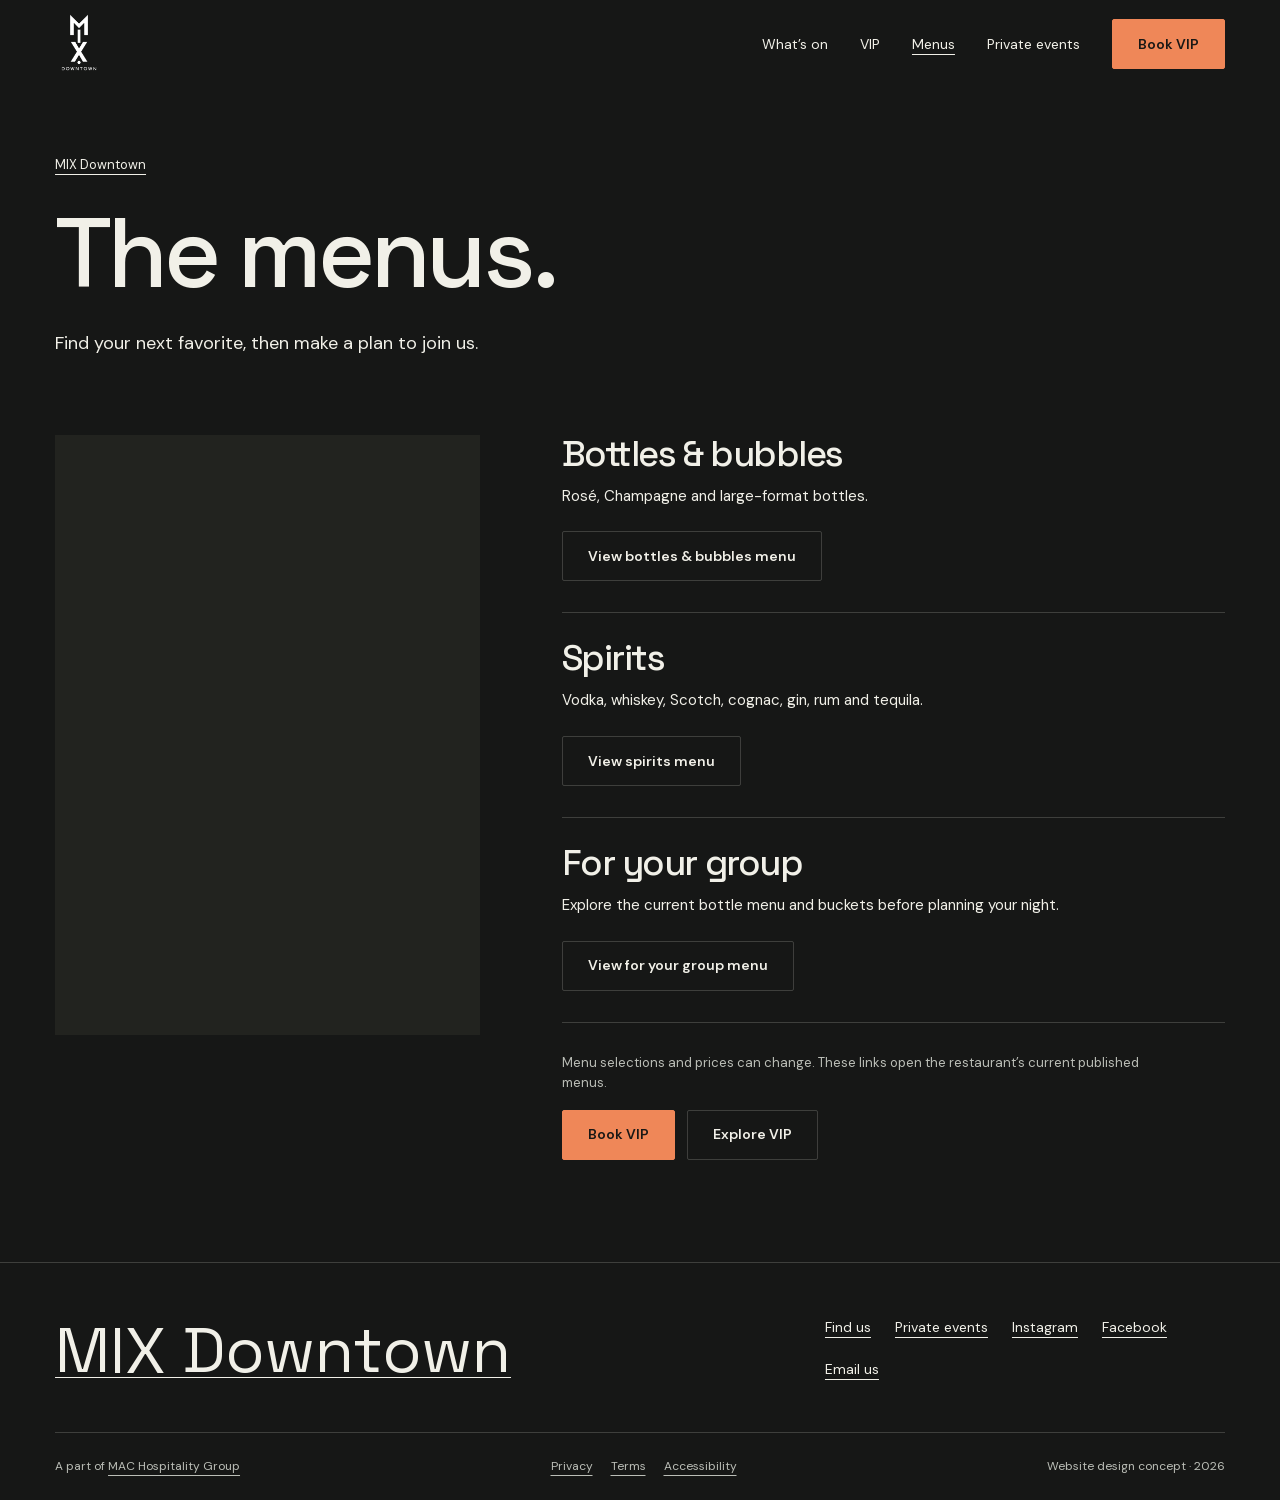
<file: menu/index.html>
<!doctype html><html lang="en"><head><meta charset="utf-8"><meta name="viewport" content="width=device-width,initial-scale=1"><meta name="robots" content="noindex,nofollow"><meta name="theme-color" content="#161716"><title>Menus | MIX Downtown</title><meta name="description" content="Rooftop cocktails, late nights, and a different view of Sacramento."><meta property="og:title" content="MIX Downtown · Menus"><meta property="og:description" content="Rooftop cocktails, late nights, and a different view of Sacramento."><link rel="icon" href="../assets/logo.webp"><link rel="stylesheet" href="../assets/styles.css"><script src="../assets/app.js" defer></script><script type="application/ld+json">{"@context": "https://schema.org", "@type": "NightClub", "name": "MIX Downtown", "sameAs": "https://www.mixdowntown.net/", "servesCuisine": "American", "address": ["1525 L Street, Sacramento, CA 95814"]}</script></head><body class="mix-downtown"><div class="shell"><a class="skip" href="#main">Skip to content</a><header class="site-header"><a class="brand" href="../index.html" aria-label="MIX Downtown home"><img src="../assets/logo.webp" alt="MIX Downtown" width="180" height="65"></a><nav id="main-nav" class="main-nav" aria-label="Main navigation"><a href="../calendar/">What’s on</a><a href="../vip-experience/">VIP</a><a href="../menu/" aria-current="page">Menus</a><a href="../private-events/">Private events</a><a class="button" href="https://www.mixdowntown.net/book-vip/">Book VIP</a></nav><button class="menu-toggle" aria-expanded="false" aria-controls="main-nav">Menu</button></header><main id="main"><div class="page-head"><a class="back-home" href="../index.html">MIX Downtown</a><h1>The menus.</h1><p>Find your next favorite, then make a plan to join us.</p></div><section class="section menu-layout"><div class="photo"><img src="../assets/nightlife-01-1600.webp" srcset="../assets/nightlife-01-600.webp 600w, ../assets/nightlife-01-1100.webp 1100w, ../assets/nightlife-01-1600.webp 1600w" sizes="(max-width:650px) calc(100vw - 44px), (max-width:1100px) 60vw, 1000px" width="1600" height="1067" alt="In good company." loading="lazy" decoding="async"></div><div><div class="menu-list"><article class="menu-item"><h2>Bottles &amp; bubbles</h2><p>Rosé, Champagne and large-format bottles.</p><a class="button secondary" href="https://www.mixdowntown.net/menu/">View bottles &amp; bubbles menu</a></article><article class="menu-item"><h2>Spirits</h2><p>Vodka, whiskey, Scotch, cognac, gin, rum and tequila.</p><a class="button secondary" href="https://www.mixdowntown.net/menu/">View spirits menu</a></article><article class="menu-item"><h2>For your group</h2><p>Explore the current bottle menu and buckets before planning your night.</p><a class="button secondary" href="https://www.mixdowntown.net/menu/">View for your group menu</a></article></div><p class="note menu-note">Menu selections and prices can change. These links open the restaurant’s current published menus.</p><div class="actions"><a class="button" href="https://www.mixdowntown.net/book-vip/">Book VIP</a><a class="button secondary" href="../vip-experience/">Explore VIP</a></div></div></section></main><footer class="site-footer"><div class="footer-top"><a class="footer-brand" href="../index.html">MIX Downtown</a><div class="footer-links"><a href="../visit/">Find us</a><a href="../private-events/">Private events</a><a href="https://www.instagram.com/mixdowntown/">Instagram</a><a href="https://www.facebook.com/Mixdowntown">Facebook</a><a href="mailto:info@mixdowntown.net">Email us</a></div></div><div class="footer-bottom"><span>A part of <a href="https://www.machospitalitygroup.com/">MAC Hospitality Group</a></span><div class="legal"><a href="https://www.mixdowntown.net/privacy-policy/">Privacy</a><a href="https://www.mixdowntown.net/terms-of-use/">Terms</a><a href="https://www.mixdowntown.net/ada-accessibility/">Accessibility</a></div><span>Website design concept · 2026</span></div></footer></div></body></html>
</file>
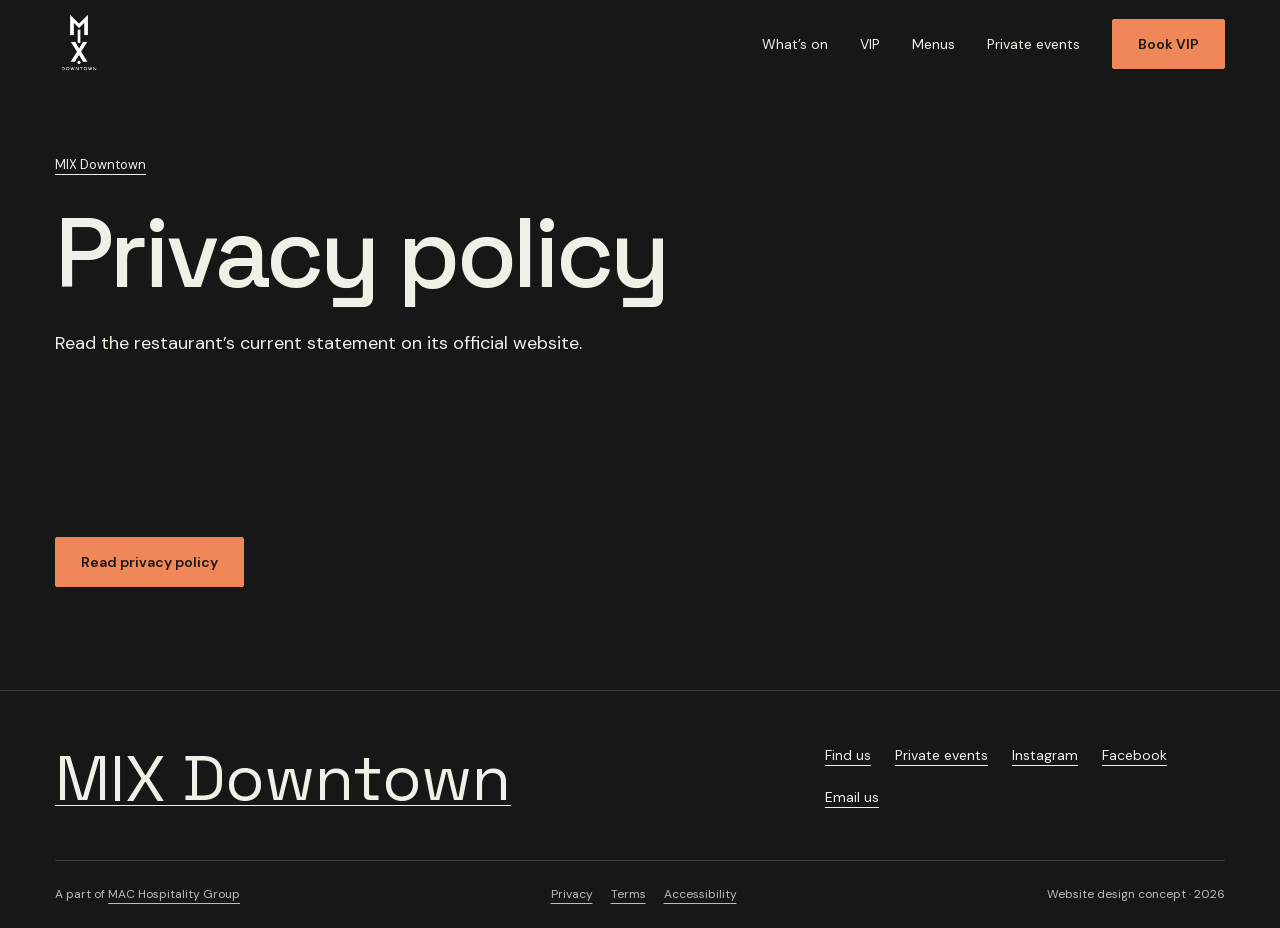
<file: privacy-policy/index.html>
<!doctype html><html lang="en"><head><meta charset="utf-8"><meta name="viewport" content="width=device-width,initial-scale=1"><meta name="robots" content="noindex,nofollow"><meta name="theme-color" content="#161716"><title>Privacy policy | MIX Downtown</title><meta name="description" content="Rooftop cocktails, late nights, and a different view of Sacramento."><meta property="og:title" content="MIX Downtown · Privacy policy"><meta property="og:description" content="Rooftop cocktails, late nights, and a different view of Sacramento."><link rel="icon" href="../assets/logo.webp"><link rel="stylesheet" href="../assets/styles.css"><script src="../assets/app.js" defer></script><script type="application/ld+json">{"@context": "https://schema.org", "@type": "NightClub", "name": "MIX Downtown", "sameAs": "https://www.mixdowntown.net/", "servesCuisine": "American", "address": ["1525 L Street, Sacramento, CA 95814"]}</script></head><body class="mix-downtown"><div class="shell"><a class="skip" href="#main">Skip to content</a><header class="site-header"><a class="brand" href="../index.html" aria-label="MIX Downtown home"><img src="../assets/logo.webp" alt="MIX Downtown" width="180" height="65"></a><nav id="main-nav" class="main-nav" aria-label="Main navigation"><a href="../calendar/">What’s on</a><a href="../vip-experience/">VIP</a><a href="../menu/">Menus</a><a href="../private-events/">Private events</a><a class="button" href="https://www.mixdowntown.net/book-vip/">Book VIP</a></nav><button class="menu-toggle" aria-expanded="false" aria-controls="main-nav">Menu</button></header><main id="main"><div class="page-head"><a class="back-home" href="../index.html">MIX Downtown</a><h1>Privacy policy</h1><p>Read the restaurant’s current statement on its official website.</p></div><section class="section"><a class="button" href="https://www.mixdowntown.net/privacy-policy/">Read privacy policy</a></section></main><footer class="site-footer"><div class="footer-top"><a class="footer-brand" href="../index.html">MIX Downtown</a><div class="footer-links"><a href="../visit/">Find us</a><a href="../private-events/">Private events</a><a href="https://www.instagram.com/mixdowntown/">Instagram</a><a href="https://www.facebook.com/Mixdowntown">Facebook</a><a href="mailto:info@mixdowntown.net">Email us</a></div></div><div class="footer-bottom"><span>A part of <a href="https://www.machospitalitygroup.com/">MAC Hospitality Group</a></span><div class="legal"><a href="https://www.mixdowntown.net/privacy-policy/">Privacy</a><a href="https://www.mixdowntown.net/terms-of-use/">Terms</a><a href="https://www.mixdowntown.net/ada-accessibility/">Accessibility</a></div><span>Website design concept · 2026</span></div></footer></div></body></html>
</file>
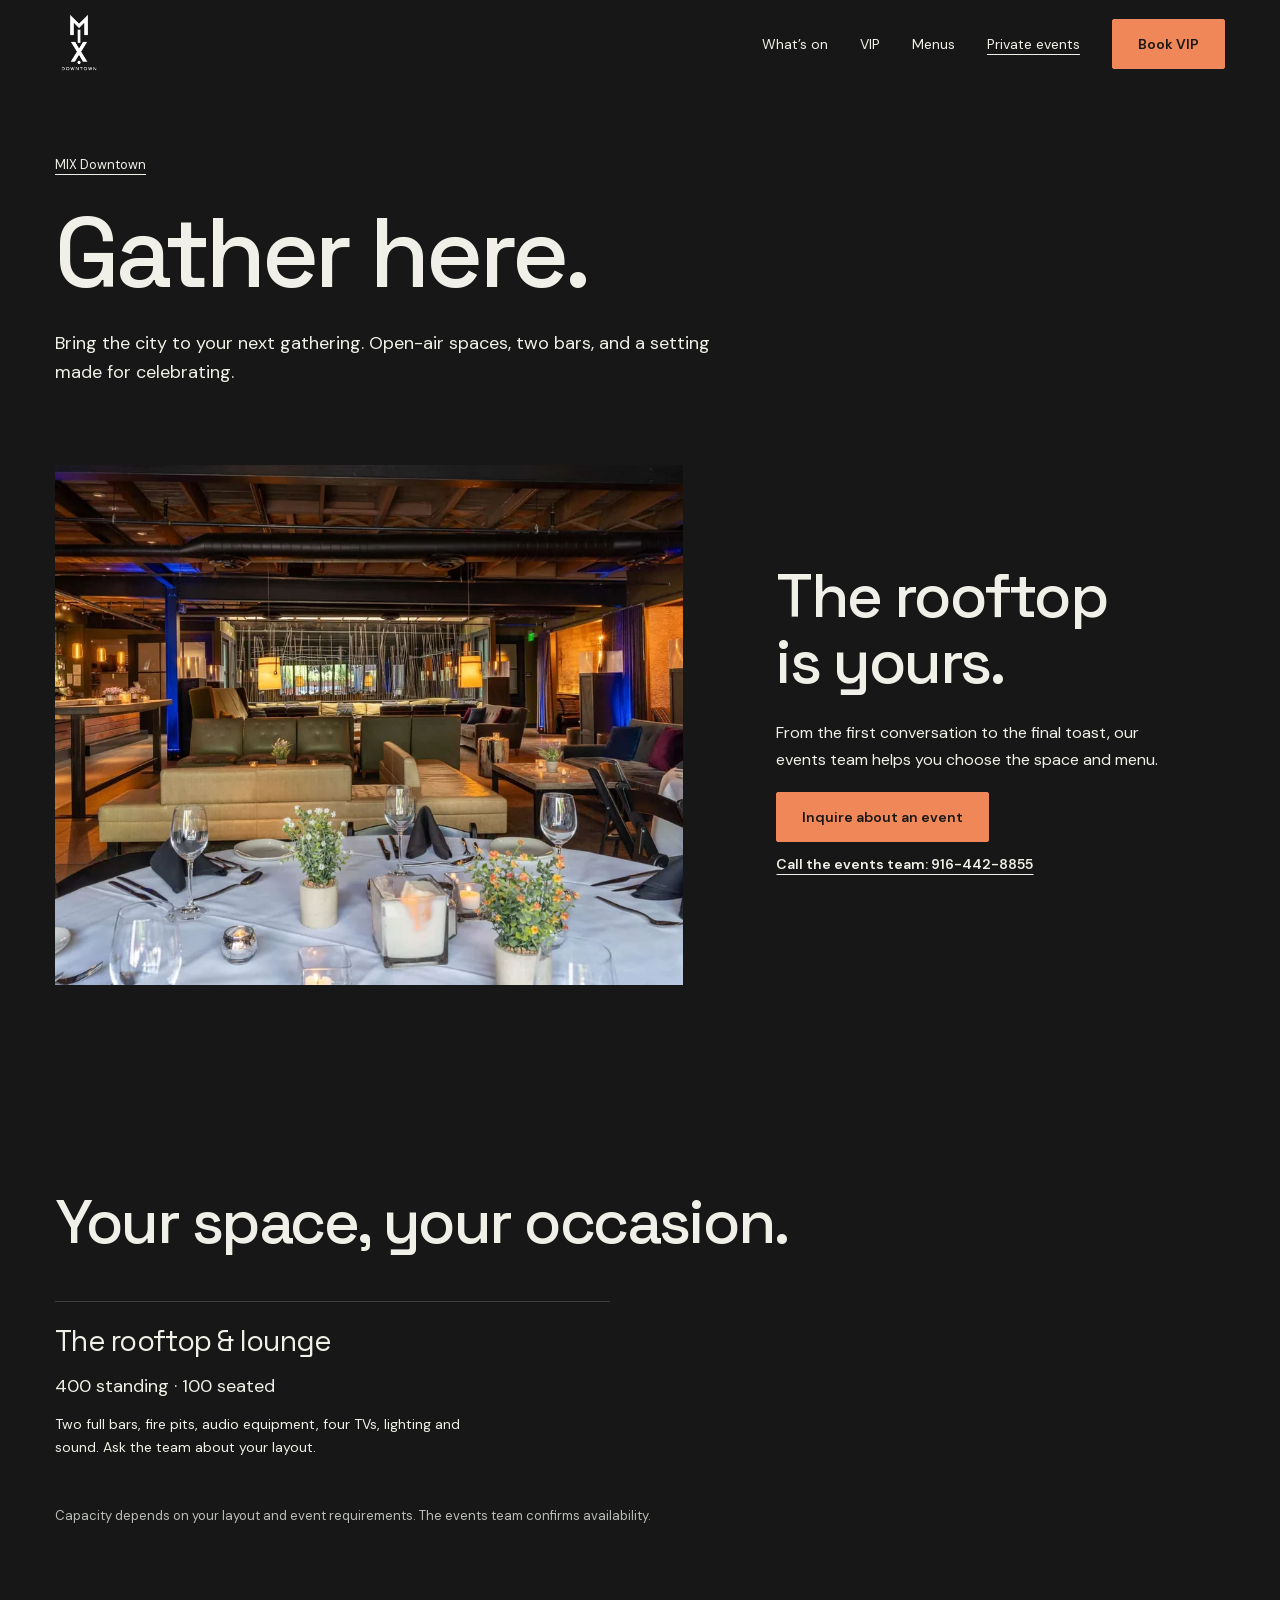
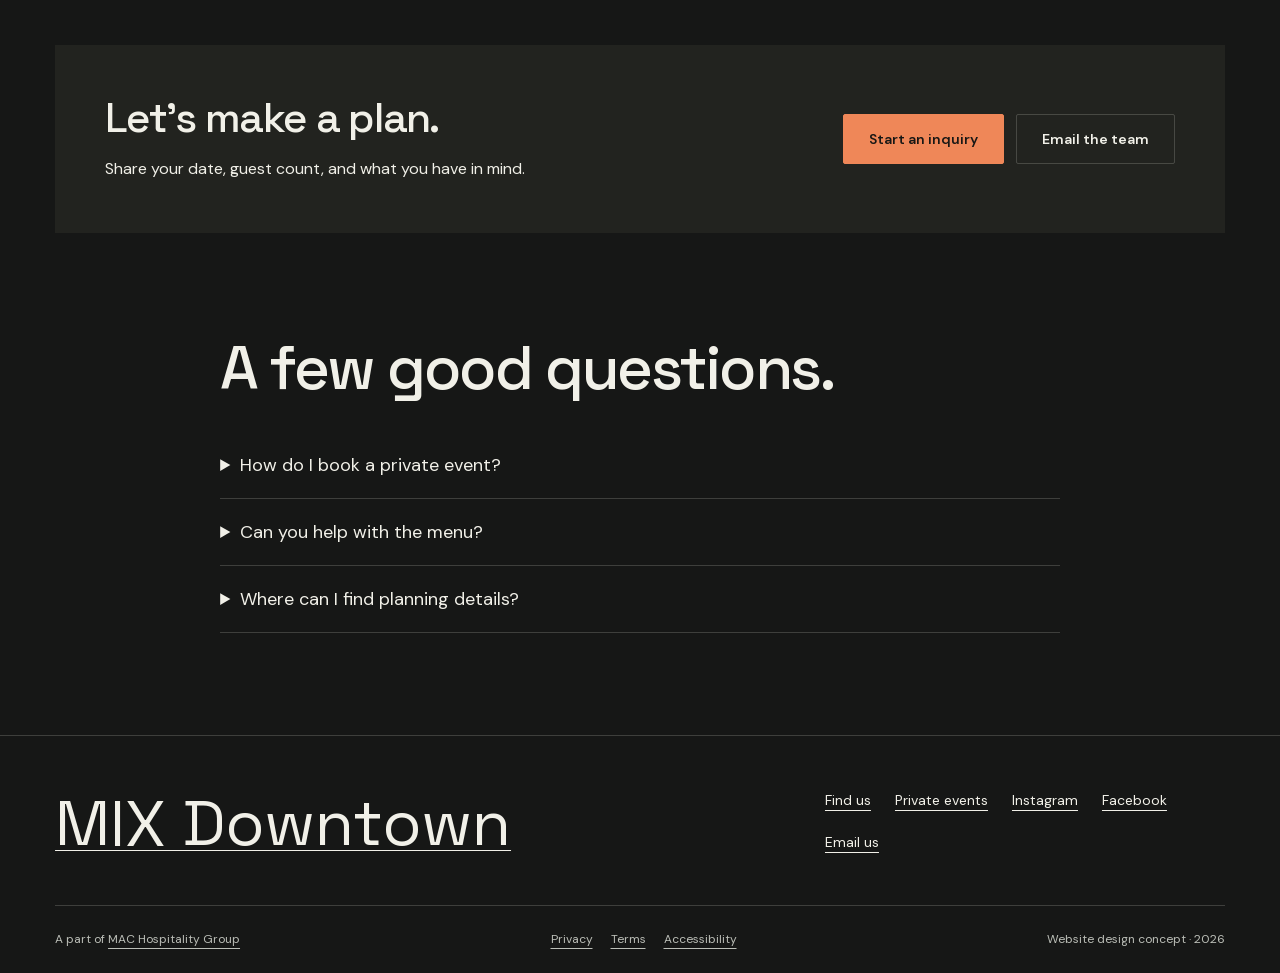
<file: private-events/index.html>
<!doctype html><html lang="en"><head><meta charset="utf-8"><meta name="viewport" content="width=device-width,initial-scale=1"><meta name="robots" content="noindex,nofollow"><meta name="theme-color" content="#161716"><title>Private events | MIX Downtown</title><meta name="description" content="Rooftop cocktails, late nights, and a different view of Sacramento."><meta property="og:title" content="MIX Downtown · Private events"><meta property="og:description" content="Rooftop cocktails, late nights, and a different view of Sacramento."><link rel="icon" href="../assets/logo.webp"><link rel="stylesheet" href="../assets/styles.css"><script src="../assets/app.js" defer></script><script type="application/ld+json">{"@context": "https://schema.org", "@type": "NightClub", "name": "MIX Downtown", "sameAs": "https://www.mixdowntown.net/", "servesCuisine": "American", "address": ["1525 L Street, Sacramento, CA 95814"]}</script></head><body class="mix-downtown"><div class="shell"><a class="skip" href="#main">Skip to content</a><header class="site-header"><a class="brand" href="../index.html" aria-label="MIX Downtown home"><img src="../assets/logo.webp" alt="MIX Downtown" width="180" height="65"></a><nav id="main-nav" class="main-nav" aria-label="Main navigation"><a href="../calendar/">What’s on</a><a href="../vip-experience/">VIP</a><a href="../menu/">Menus</a><a href="../private-events/" aria-current="page">Private events</a><a class="button" href="https://www.mixdowntown.net/book-vip/">Book VIP</a></nav><button class="menu-toggle" aria-expanded="false" aria-controls="main-nav">Menu</button></header><main id="main"><div class="page-head"><a class="back-home" href="../index.html">MIX Downtown</a><h1>Gather here.</h1><p>Bring the city to your next gathering. Open-air spaces, two bars, and a setting made for celebrating.</p></div><section class="section event-lead"><div class="photo"><img src="../assets/mix-19-1800.webp" srcset="../assets/mix-19-600.webp 600w, ../assets/mix-19-1100.webp 1100w, ../assets/mix-19-1800.webp 1800w" sizes="(max-width:650px) calc(100vw - 44px), (max-width:1100px) 60vw, 1000px" width="1920" height="1280" alt="Private gatherings at MIX Downtown" loading="lazy" decoding="async"></div><div><h2>The rooftop is yours.</h2><p>From the first conversation to the final toast, our events team helps you choose the space and menu.</p><a class="button" href="https://www.machospitalitygroup.com/mix-downtown/">Inquire about an event</a><a class="plain-link" href="tel:+19164428855">Call the events team: 916-442-8855</a></div></section><section class="section"><h2>Your space, your occasion.</h2><div class="room-list"><article class="room"><h3>The rooftop &amp; lounge</h3><p class="capacity">400 standing · 100 seated</p><p>Two full bars, fire pits, audio equipment, four TVs, lighting and sound. Ask the team about your layout.</p></article></div><p class="note menu-note">Capacity depends on your layout and event requirements. The events team confirms availability.</p></section><section class="event-contact"><div><h2>Let’s make a plan.</h2><p>Share your date, guest count, and what you have in mind.</p></div><div class="actions"><a class="button" href="https://www.machospitalitygroup.com/mix-downtown/">Start an inquiry</a><a class="button secondary" href="mailto:events@machospitalitygroup.com">Email the team</a></div></section><section class="section event-faq"><h2>A few good questions.</h2><details><summary>How do I book a private event?</summary><p>Use the inquiry link or call 916-442-8855. The team will confirm your date, space, menu and arrangements directly. An inquiry is not a confirmed booking.</p></details><details><summary>Can you help with the menu?</summary><p>Speak with the team about your group, food preferences, and dietary requirements. Menu options depend on your event and location.</p></details><details><summary>Where can I find planning details?</summary><p><a href="https://www.machospitalitygroup.com/planning-faq/">Read MAC Hospitality’s event planning FAQs</a> for current arrangements and requirements.</p></details></section></main><footer class="site-footer"><div class="footer-top"><a class="footer-brand" href="../index.html">MIX Downtown</a><div class="footer-links"><a href="../visit/">Find us</a><a href="../private-events/">Private events</a><a href="https://www.instagram.com/mixdowntown/">Instagram</a><a href="https://www.facebook.com/Mixdowntown">Facebook</a><a href="mailto:info@mixdowntown.net">Email us</a></div></div><div class="footer-bottom"><span>A part of <a href="https://www.machospitalitygroup.com/">MAC Hospitality Group</a></span><div class="legal"><a href="https://www.mixdowntown.net/privacy-policy/">Privacy</a><a href="https://www.mixdowntown.net/terms-of-use/">Terms</a><a href="https://www.mixdowntown.net/ada-accessibility/">Accessibility</a></div><span>Website design concept · 2026</span></div></footer></div></body></html>
</file>
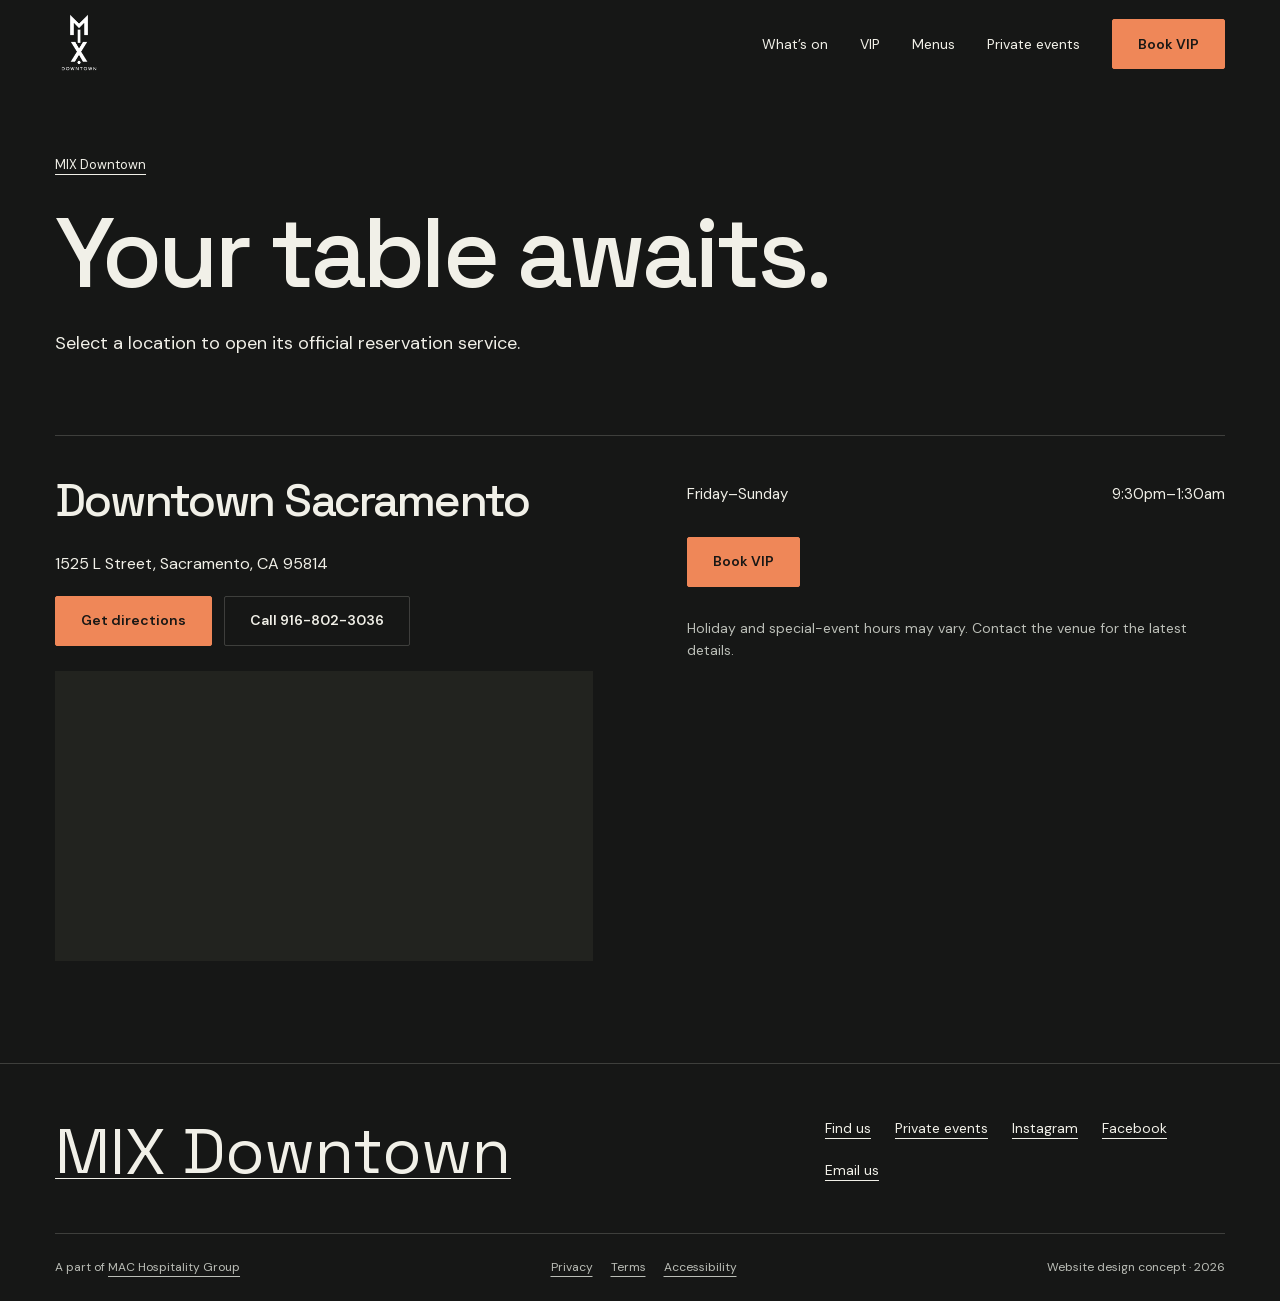
<file: reservations/index.html>
<!doctype html><html lang="en"><head><meta charset="utf-8"><meta name="viewport" content="width=device-width,initial-scale=1"><meta name="robots" content="noindex,nofollow"><meta name="theme-color" content="#161716"><title>Reservations | MIX Downtown</title><meta name="description" content="Rooftop cocktails, late nights, and a different view of Sacramento."><meta property="og:title" content="MIX Downtown · Reservations"><meta property="og:description" content="Rooftop cocktails, late nights, and a different view of Sacramento."><link rel="icon" href="../assets/logo.webp"><link rel="stylesheet" href="../assets/styles.css"><script src="../assets/app.js" defer></script><script type="application/ld+json">{"@context": "https://schema.org", "@type": "NightClub", "name": "MIX Downtown", "sameAs": "https://www.mixdowntown.net/", "servesCuisine": "American", "address": ["1525 L Street, Sacramento, CA 95814"]}</script></head><body class="mix-downtown"><div class="shell"><a class="skip" href="#main">Skip to content</a><header class="site-header"><a class="brand" href="../index.html" aria-label="MIX Downtown home"><img src="../assets/logo.webp" alt="MIX Downtown" width="180" height="65"></a><nav id="main-nav" class="main-nav" aria-label="Main navigation"><a href="../calendar/">What’s on</a><a href="../vip-experience/">VIP</a><a href="../menu/">Menus</a><a href="../private-events/">Private events</a><a class="button" href="https://www.mixdowntown.net/book-vip/">Book VIP</a></nav><button class="menu-toggle" aria-expanded="false" aria-controls="main-nav">Menu</button></header><main id="main"><div class="page-head"><a class="back-home" href="../index.html">MIX Downtown</a><h1>Your table awaits.</h1><p>Select a location to open its official reservation service.</p></div><section class="section locations"><article class="location" id="location-1"><div><h2>Downtown Sacramento</h2><address>1525 L Street, Sacramento, CA 95814</address><div class="actions"><a class="button" href="https://www.google.com/maps/place/Mix+Downtown/@38.5761503,-121.4864587,15z/data=!4m2!3m1!1s0x0:0x82397041557288dc">Get directions</a><a class="button secondary" href="tel:+19168023036">Call 916-802-3036</a></div><div class="location-photo"><div class="photo"><img src="../assets/mix-40-1800.webp" srcset="../assets/mix-40-600.webp 600w, ../assets/mix-40-1100.webp 1100w, ../assets/mix-40-1800.webp 1800w" sizes="(max-width:650px) calc(100vw - 44px), (max-width:1100px) 60vw, 1000px" width="1920" height="1280" alt="Inside MIX Downtown" loading="lazy" decoding="async"></div></div></div><div><table class="hours"><caption class="sr-only">Opening hours for Downtown Sacramento</caption><tbody><tr><td>Friday–Sunday</td><td>9:30pm–1:30am</td></tr></tbody></table><div class="actions"><a class="button" href="https://www.mixdowntown.net/book-vip/">Book VIP</a></div><p class="note menu-note">Holiday and special-event hours may vary. Contact the venue for the latest details.</p></div></article></section></main><footer class="site-footer"><div class="footer-top"><a class="footer-brand" href="../index.html">MIX Downtown</a><div class="footer-links"><a href="../visit/">Find us</a><a href="../private-events/">Private events</a><a href="https://www.instagram.com/mixdowntown/">Instagram</a><a href="https://www.facebook.com/Mixdowntown">Facebook</a><a href="mailto:info@mixdowntown.net">Email us</a></div></div><div class="footer-bottom"><span>A part of <a href="https://www.machospitalitygroup.com/">MAC Hospitality Group</a></span><div class="legal"><a href="https://www.mixdowntown.net/privacy-policy/">Privacy</a><a href="https://www.mixdowntown.net/terms-of-use/">Terms</a><a href="https://www.mixdowntown.net/ada-accessibility/">Accessibility</a></div><span>Website design concept · 2026</span></div></footer></div></body></html>
</file>
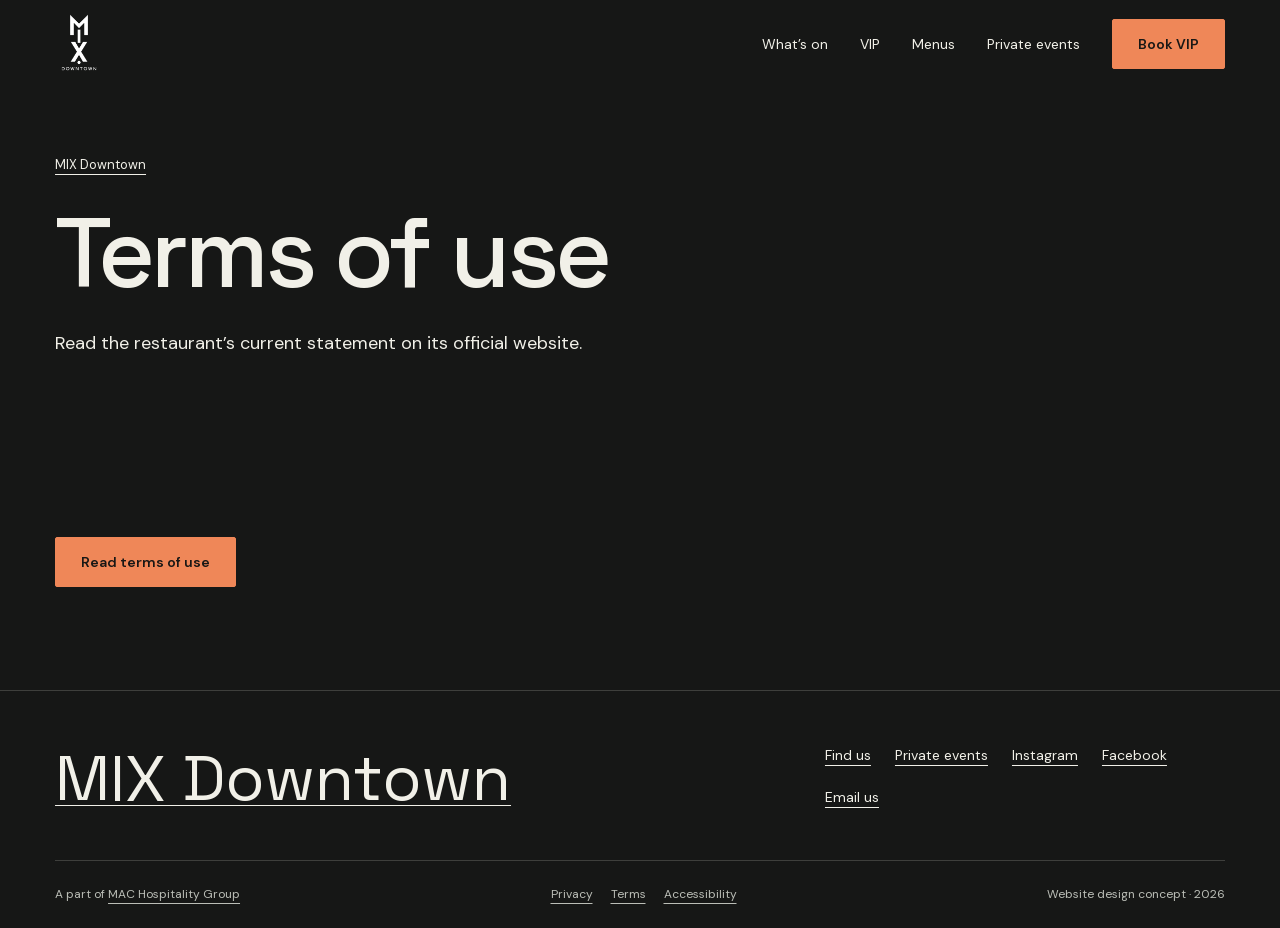
<file: terms-of-use/index.html>
<!doctype html><html lang="en"><head><meta charset="utf-8"><meta name="viewport" content="width=device-width,initial-scale=1"><meta name="robots" content="noindex,nofollow"><meta name="theme-color" content="#161716"><title>Terms of use | MIX Downtown</title><meta name="description" content="Rooftop cocktails, late nights, and a different view of Sacramento."><meta property="og:title" content="MIX Downtown · Terms of use"><meta property="og:description" content="Rooftop cocktails, late nights, and a different view of Sacramento."><link rel="icon" href="../assets/logo.webp"><link rel="stylesheet" href="../assets/styles.css"><script src="../assets/app.js" defer></script><script type="application/ld+json">{"@context": "https://schema.org", "@type": "NightClub", "name": "MIX Downtown", "sameAs": "https://www.mixdowntown.net/", "servesCuisine": "American", "address": ["1525 L Street, Sacramento, CA 95814"]}</script></head><body class="mix-downtown"><div class="shell"><a class="skip" href="#main">Skip to content</a><header class="site-header"><a class="brand" href="../index.html" aria-label="MIX Downtown home"><img src="../assets/logo.webp" alt="MIX Downtown" width="180" height="65"></a><nav id="main-nav" class="main-nav" aria-label="Main navigation"><a href="../calendar/">What’s on</a><a href="../vip-experience/">VIP</a><a href="../menu/">Menus</a><a href="../private-events/">Private events</a><a class="button" href="https://www.mixdowntown.net/book-vip/">Book VIP</a></nav><button class="menu-toggle" aria-expanded="false" aria-controls="main-nav">Menu</button></header><main id="main"><div class="page-head"><a class="back-home" href="../index.html">MIX Downtown</a><h1>Terms of use</h1><p>Read the restaurant’s current statement on its official website.</p></div><section class="section"><a class="button" href="https://www.mixdowntown.net/terms-of-use/">Read terms of use</a></section></main><footer class="site-footer"><div class="footer-top"><a class="footer-brand" href="../index.html">MIX Downtown</a><div class="footer-links"><a href="../visit/">Find us</a><a href="../private-events/">Private events</a><a href="https://www.instagram.com/mixdowntown/">Instagram</a><a href="https://www.facebook.com/Mixdowntown">Facebook</a><a href="mailto:info@mixdowntown.net">Email us</a></div></div><div class="footer-bottom"><span>A part of <a href="https://www.machospitalitygroup.com/">MAC Hospitality Group</a></span><div class="legal"><a href="https://www.mixdowntown.net/privacy-policy/">Privacy</a><a href="https://www.mixdowntown.net/terms-of-use/">Terms</a><a href="https://www.mixdowntown.net/ada-accessibility/">Accessibility</a></div><span>Website design concept · 2026</span></div></footer></div></body></html>
</file>
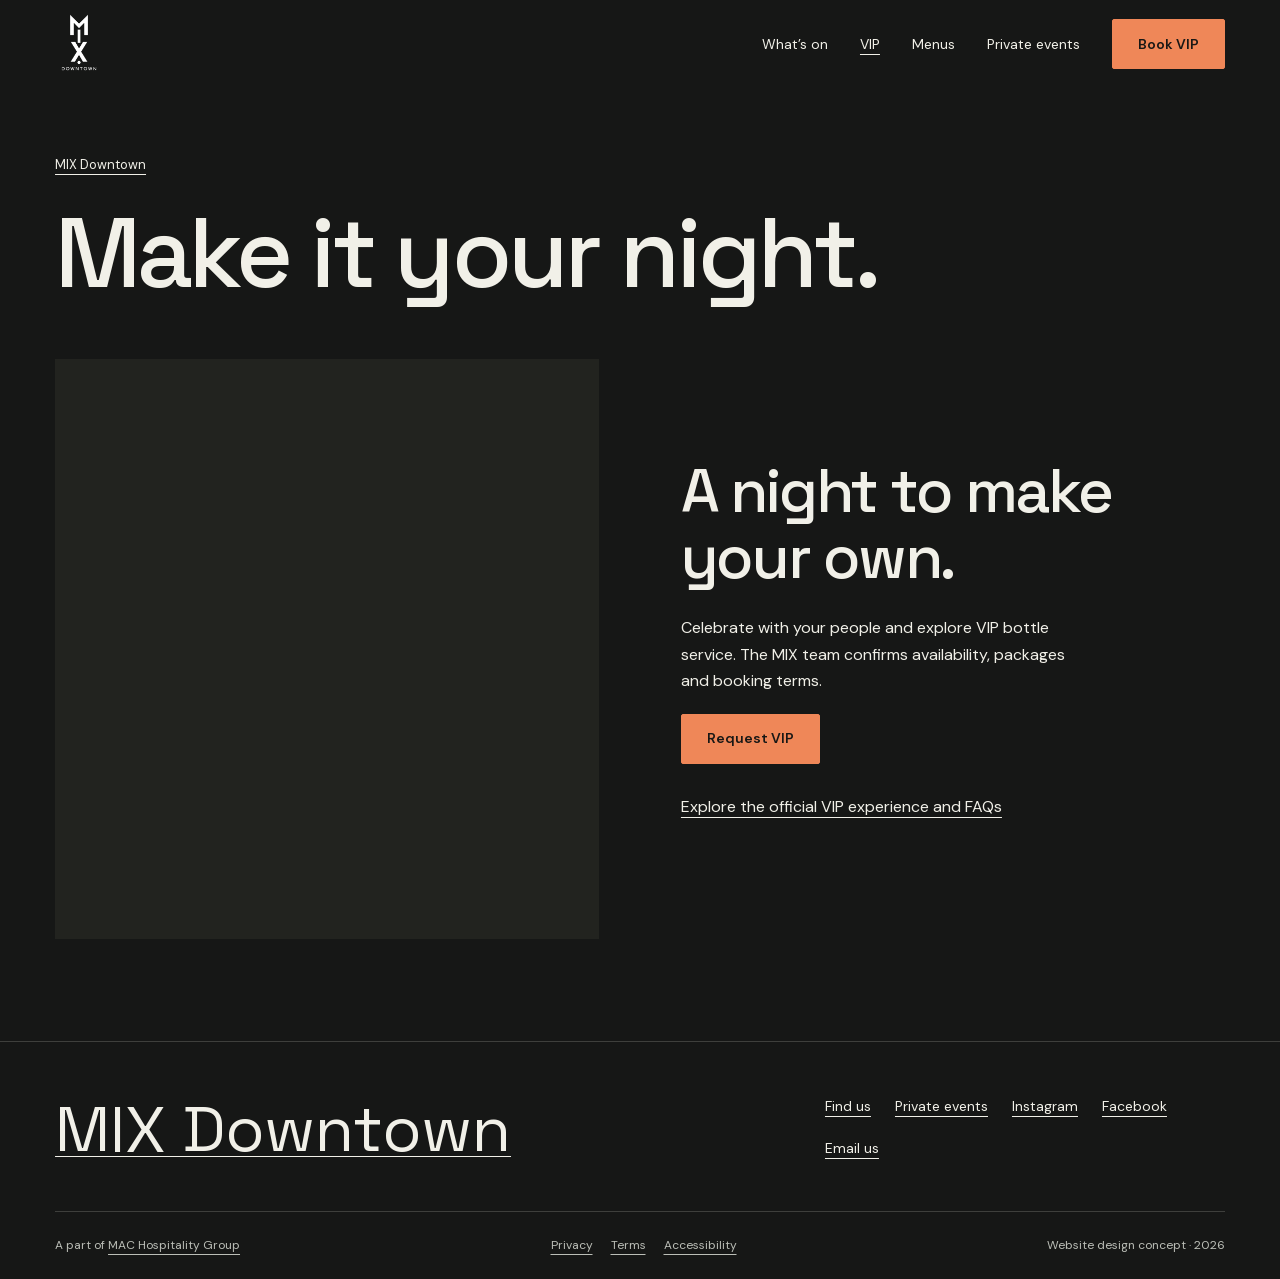
<file: vip-experience/index.html>
<!doctype html><html lang="en"><head><meta charset="utf-8"><meta name="viewport" content="width=device-width,initial-scale=1"><meta name="robots" content="noindex,nofollow"><meta name="theme-color" content="#161716"><title>VIP experience | MIX Downtown</title><meta name="description" content="Rooftop cocktails, late nights, and a different view of Sacramento."><meta property="og:title" content="MIX Downtown · VIP experience"><meta property="og:description" content="Rooftop cocktails, late nights, and a different view of Sacramento."><link rel="icon" href="../assets/logo.webp"><link rel="stylesheet" href="../assets/styles.css"><script src="../assets/app.js" defer></script><script type="application/ld+json">{"@context": "https://schema.org", "@type": "NightClub", "name": "MIX Downtown", "sameAs": "https://www.mixdowntown.net/", "servesCuisine": "American", "address": ["1525 L Street, Sacramento, CA 95814"]}</script></head><body class="mix-downtown"><div class="shell"><a class="skip" href="#main">Skip to content</a><header class="site-header"><a class="brand" href="../index.html" aria-label="MIX Downtown home"><img src="../assets/logo.webp" alt="MIX Downtown" width="180" height="65"></a><nav id="main-nav" class="main-nav" aria-label="Main navigation"><a href="../calendar/">What’s on</a><a href="../vip-experience/" aria-current="page">VIP</a><a href="../menu/">Menus</a><a href="../private-events/">Private events</a><a class="button" href="https://www.mixdowntown.net/book-vip/">Book VIP</a></nav><button class="menu-toggle" aria-expanded="false" aria-controls="main-nav">Menu</button></header><main id="main"><div class="page-head"><a class="back-home" href="../index.html">MIX Downtown</a><h1>Make it your night.</h1></div><section class="section calendar-feature"><div class="photo"><img src="../assets/vip-celebration-1552.webp" srcset="../assets/vip-celebration-600.webp 600w, ../assets/vip-celebration-1100.webp 1100w, ../assets/vip-celebration-1552.webp 1552w" sizes="(max-width:650px) calc(100vw - 44px), (max-width:1100px) 60vw, 1000px" width="1552" height="1045" alt="A VIP celebration at MIX" loading="lazy" decoding="async"></div><div><h2>A night to make your own.</h2><p>Celebrate with your people and explore VIP bottle service. The MIX team confirms availability, packages and booking terms.</p><a class="button" href="https://www.mixdowntown.net/book-vip/">Request VIP</a><p class="menu-note"><a href="https://www.mixdowntown.net/vip-experience/">Explore the official VIP experience and FAQs</a></p></div></section></main><footer class="site-footer"><div class="footer-top"><a class="footer-brand" href="../index.html">MIX Downtown</a><div class="footer-links"><a href="../visit/">Find us</a><a href="../private-events/">Private events</a><a href="https://www.instagram.com/mixdowntown/">Instagram</a><a href="https://www.facebook.com/Mixdowntown">Facebook</a><a href="mailto:info@mixdowntown.net">Email us</a></div></div><div class="footer-bottom"><span>A part of <a href="https://www.machospitalitygroup.com/">MAC Hospitality Group</a></span><div class="legal"><a href="https://www.mixdowntown.net/privacy-policy/">Privacy</a><a href="https://www.mixdowntown.net/terms-of-use/">Terms</a><a href="https://www.mixdowntown.net/ada-accessibility/">Accessibility</a></div><span>Website design concept · 2026</span></div></footer></div></body></html>
</file>
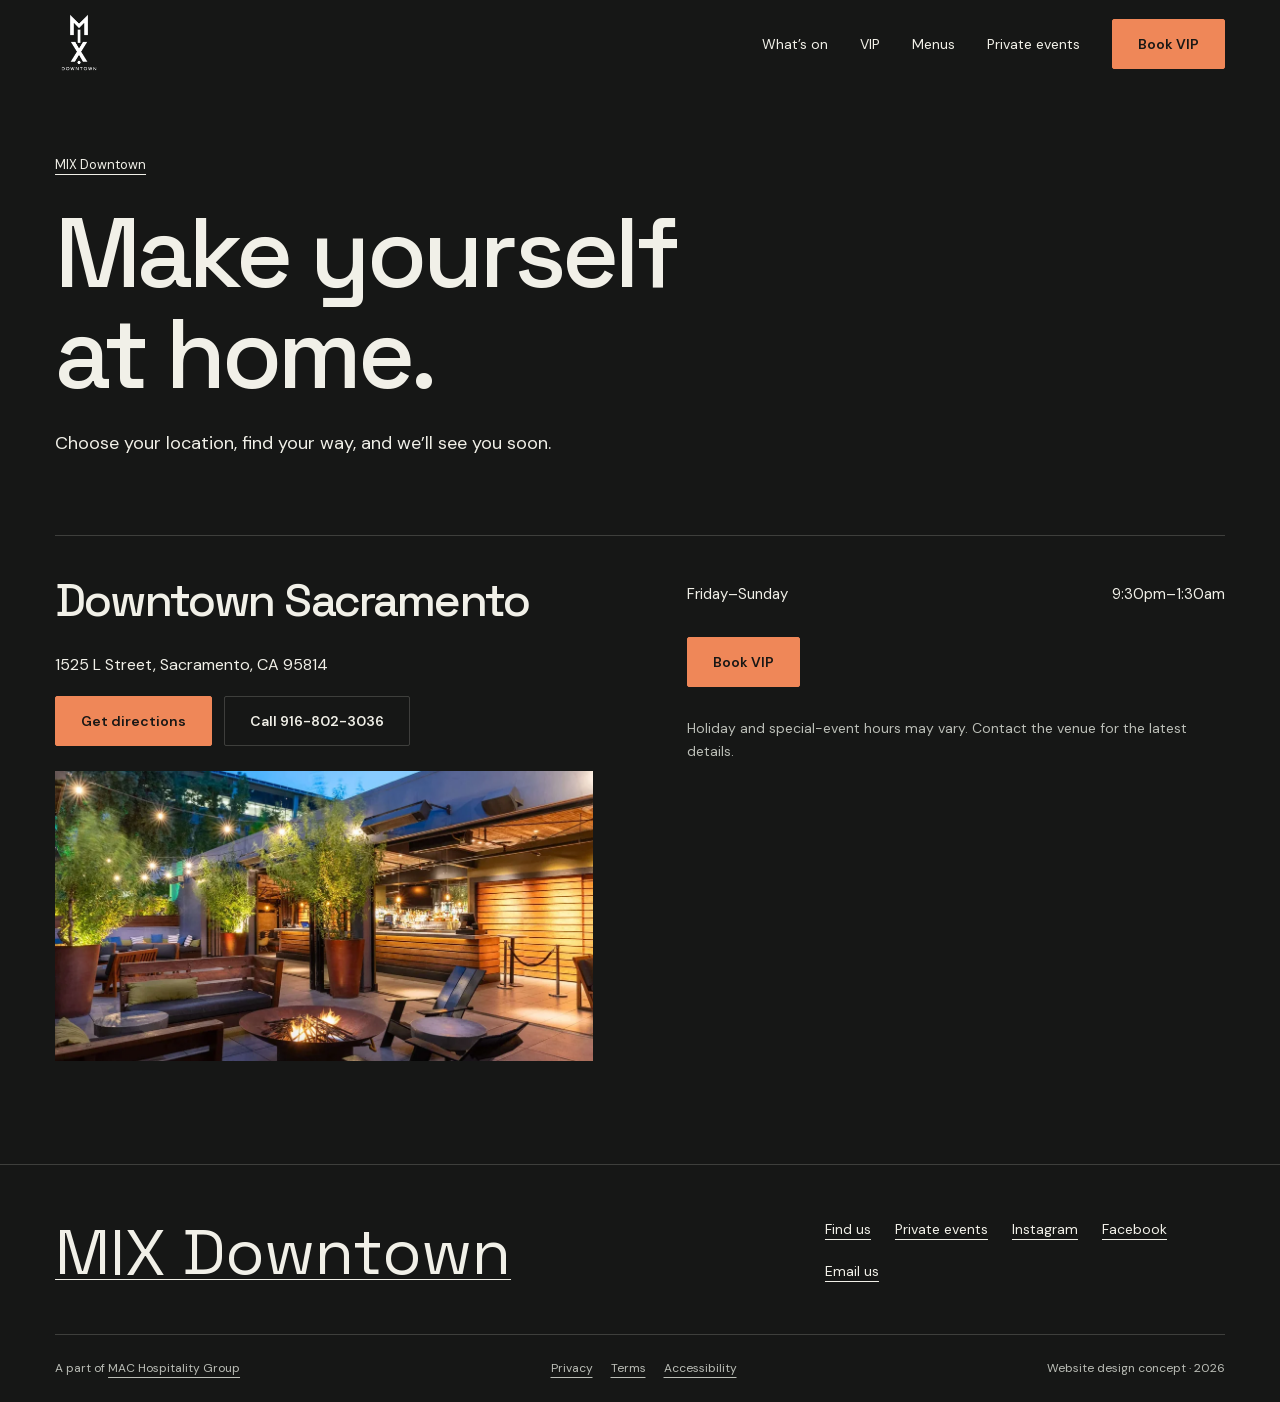
<file: visit/index.html>
<!doctype html><html lang="en"><head><meta charset="utf-8"><meta name="viewport" content="width=device-width,initial-scale=1"><meta name="robots" content="noindex,nofollow"><meta name="theme-color" content="#161716"><title>Visit | MIX Downtown</title><meta name="description" content="Rooftop cocktails, late nights, and a different view of Sacramento."><meta property="og:title" content="MIX Downtown · Visit"><meta property="og:description" content="Rooftop cocktails, late nights, and a different view of Sacramento."><link rel="icon" href="../assets/logo.webp"><link rel="stylesheet" href="../assets/styles.css"><script src="../assets/app.js" defer></script><script type="application/ld+json">{"@context": "https://schema.org", "@type": "NightClub", "name": "MIX Downtown", "sameAs": "https://www.mixdowntown.net/", "servesCuisine": "American", "address": ["1525 L Street, Sacramento, CA 95814"]}</script></head><body class="mix-downtown"><div class="shell"><a class="skip" href="#main">Skip to content</a><header class="site-header"><a class="brand" href="../index.html" aria-label="MIX Downtown home"><img src="../assets/logo.webp" alt="MIX Downtown" width="180" height="65"></a><nav id="main-nav" class="main-nav" aria-label="Main navigation"><a href="../calendar/">What’s on</a><a href="../vip-experience/">VIP</a><a href="../menu/">Menus</a><a href="../private-events/">Private events</a><a class="button" href="https://www.mixdowntown.net/book-vip/">Book VIP</a></nav><button class="menu-toggle" aria-expanded="false" aria-controls="main-nav">Menu</button></header><main id="main"><div class="page-head"><a class="back-home" href="../index.html">MIX Downtown</a><h1>Make yourself at home.</h1><p>Choose your location, find your way, and we’ll see you soon.</p></div><section class="section locations"><article class="location" id="location-1"><div><h2>Downtown Sacramento</h2><address>1525 L Street, Sacramento, CA 95814</address><div class="actions"><a class="button" href="https://www.google.com/maps/place/Mix+Downtown/@38.5761503,-121.4864587,15z/data=!4m2!3m1!1s0x0:0x82397041557288dc">Get directions</a><a class="button secondary" href="tel:+19168023036">Call 916-802-3036</a></div><div class="location-photo"><div class="photo"><img src="../assets/mix-40-1800.webp" srcset="../assets/mix-40-600.webp 600w, ../assets/mix-40-1100.webp 1100w, ../assets/mix-40-1800.webp 1800w" sizes="(max-width:650px) calc(100vw - 44px), (max-width:1100px) 60vw, 1000px" width="1920" height="1280" alt="Inside MIX Downtown" loading="lazy" decoding="async"></div></div></div><div><table class="hours"><caption class="sr-only">Opening hours for Downtown Sacramento</caption><tbody><tr><td>Friday–Sunday</td><td>9:30pm–1:30am</td></tr></tbody></table><div class="actions"><a class="button" href="https://www.mixdowntown.net/book-vip/">Book VIP</a></div><p class="note menu-note">Holiday and special-event hours may vary. Contact the venue for the latest details.</p></div></article></section></main><footer class="site-footer"><div class="footer-top"><a class="footer-brand" href="../index.html">MIX Downtown</a><div class="footer-links"><a href="../visit/">Find us</a><a href="../private-events/">Private events</a><a href="https://www.instagram.com/mixdowntown/">Instagram</a><a href="https://www.facebook.com/Mixdowntown">Facebook</a><a href="mailto:info@mixdowntown.net">Email us</a></div></div><div class="footer-bottom"><span>A part of <a href="https://www.machospitalitygroup.com/">MAC Hospitality Group</a></span><div class="legal"><a href="https://www.mixdowntown.net/privacy-policy/">Privacy</a><a href="https://www.mixdowntown.net/terms-of-use/">Terms</a><a href="https://www.mixdowntown.net/ada-accessibility/">Accessibility</a></div><span>Website design concept · 2026</span></div></footer></div></body></html>
</file>
<file: assets/styles.css>
@import url('./fonts/fonts.css');
:root{--paper:#f4f0e7;--ink:#292a22;--muted:#626157;--accent:#a23f27;--on-accent:#fff7e8;--line:#292a2233;--panel:#e9e5d9;--display:'DM Serif Display',Georgia,serif;--body:'DM Sans',sans-serif;--gutter:clamp(22px,4.3vw,76px);--space:clamp(64px,8vw,128px);font-family:var(--body);font-size:16px;color:var(--ink);background:var(--paper);color-scheme:light;scroll-behavior:smooth;scroll-padding-top:100px}
*{box-sizing:border-box}body{margin:0;background:var(--paper);color:var(--ink)}button,input,select{font:inherit}a{color:inherit;text-decoration-thickness:1px;text-underline-offset:5px}button,a{-webkit-tap-highlight-color:transparent}button{cursor:pointer}button:disabled{cursor:default;opacity:.45}a,button{touch-action:manipulation}img{display:block;max-width:100%;height:auto}::selection{background:var(--accent);color:var(--on-accent)}:focus-visible{outline:3px solid var(--accent);outline-offset:5px}body{scrollbar-color:var(--accent) var(--paper)}p{line-height:1.65;margin:0 0 1.2em;max-width:62ch}h1,h2,h3{font-family:var(--display);font-weight:400;margin:0;text-wrap:balance;letter-spacing:-.025em}h1{font-size:clamp(56px,7.7vw,112px);line-height:1.02}h2{font-size:clamp(38px,4.8vw,70px);line-height:1.08}h3{font-size:clamp(27px,3vw,42px);line-height:1.14}figure{margin:0}.skip{position:fixed;z-index:100;top:-100px;left:20px;background:var(--accent);color:var(--on-accent);padding:15px}.skip:focus{top:12px}.shell{max-width:1800px;margin:auto}.site-header{height:88px;padding:0 var(--gutter);display:flex;align-items:center;gap:40px;border-bottom:1px solid var(--line);position:relative;z-index:30;background:var(--paper)}.brand{flex-shrink:0;display:flex;align-items:center;text-decoration:none}.brand img{width:155px;max-height:59px;object-fit:contain;object-position:left center}.main-nav{display:flex;align-items:center;gap:32px;margin-left:auto}.main-nav a{font-size:14px;text-decoration:none;white-space:nowrap;padding:15px 0}.main-nav a:hover,.main-nav a[aria-current]{text-decoration:underline}.button,.main-nav .button{display:inline-flex;align-items:center;justify-content:center;gap:10px;padding:15px 25px;min-height:50px;background:var(--accent);color:var(--on-accent);border:1px solid var(--accent);border-radius:2px;font-family:var(--body);font-size:14px;font-weight:600;line-height:1.2;text-decoration:none;white-space:nowrap;transition:background .2s,transform .2s}.button:hover{filter:brightness(1.08);transform:translateY(-2px)}.button:active{transform:translateY(0)}.button.secondary{background:transparent;color:var(--ink);border-color:var(--line)}.button.secondary:hover{border-color:var(--ink);filter:none}.button:focus-visible{outline-color:var(--ink)}.menu-toggle{display:none;background:transparent;color:var(--ink);border:1px solid var(--line);border-radius:2px;min-height:44px;padding:10px 14px}.actions{display:flex;gap:12px;flex-wrap:wrap;align-items:center}.plain-link{display:inline-block;font-size:14px;font-weight:600;padding:13px 0}.place-line{display:flex;justify-content:space-between;gap:20px;font-size:12px;letter-spacing:.04em;border-bottom:1px solid var(--line);padding:18px 0;margin-bottom:30px}.hero{position:relative}.hero img{width:100%;height:100%;object-fit:cover}.hero .intro{font-size:17px;max-width:35ch;margin:25px 0}.photo{overflow:hidden;background:var(--panel)}.photo img{width:100%;height:100%;object-fit:cover}.section{padding:var(--space) var(--gutter)}.section-title{margin-bottom:42px;max-width:15ch}.section-title+p{margin-top:-18px;margin-bottom:40px}.text-link{font-size:14px;font-weight:600}.intro-section{display:grid;grid-template-columns:.8fr 1fr;gap:10%;align-items:start}.intro-section h2{max-width:12ch}.intro-section p{font-size:20px}.food-grid{display:grid;grid-template-columns:1.3fr 1fr .85fr;gap:28px;align-items:start}.food-card:nth-child(2){margin-top:70px}.food-card:nth-child(3){margin-top:140px}.food-card .photo{aspect-ratio:4/5}.food-card:nth-child(1) .photo{aspect-ratio:1.05}.food-card h3{margin:22px 0 8px;font-size:30px}.food-card p{font-size:14px;max-width:30ch}.food-card a{display:inline-block;padding:9px 0}.gathering{display:grid;grid-template-columns:1.2fr 1fr;gap:0;padding-top:0}.gathering .photo{min-height:520px}.gathering-copy{padding:clamp(32px,5vw,80px);background:var(--panel);display:flex;flex-direction:column;justify-content:center;align-items:flex-start}.gathering h2{max-width:10ch;margin-bottom:26px}.gathering p{max-width:35ch}.wide-photo{height:clamp(280px,44vw,700px);margin:0 var(--gutter)}.visit-preview{display:grid;grid-template-columns:1.2fr 1fr;gap:12%;border-top:1px solid var(--line)}.visit-preview h2{max-width:12ch}.visit-preview .locations-small{display:grid;gap:28px}.location-mini h3{font-size:28px;margin-bottom:10px}.location-mini p{font-size:15px;margin-bottom:8px}.site-footer{padding:55px var(--gutter) 26px;border-top:1px solid var(--line)}.footer-top{display:flex;justify-content:space-between;align-items:flex-start;gap:40px}.footer-brand{font-family:var(--display);font-size:clamp(38px,5vw,80px);line-height:1;max-width:50%}.footer-links{display:flex;gap:24px;flex-wrap:wrap;max-width:400px;font-size:14px}.footer-bottom{display:flex;gap:20px;justify-content:space-between;flex-wrap:wrap;border-top:1px solid var(--line);padding-top:25px;margin-top:50px;font-size:12px;color:var(--muted)}.footer-bottom .legal{display:flex;gap:18px;flex-wrap:wrap}.page-head{padding:65px var(--gutter) 55px}.page-head h1{max-width:14ch}.page-head p{margin-top:25px;font-size:18px;max-width:55ch}.back-home{font-size:13px;display:inline-block;margin-bottom:30px}.menu-layout{display:grid;grid-template-columns:.8fr 1.25fr;gap:7%;padding-top:0}.menu-layout .photo{height:600px;position:sticky;top:20px}.menu-list{display:grid;gap:0}.menu-item{padding:26px 0;border-bottom:1px solid var(--line)}.menu-item:first-child{padding-top:0}.menu-item h2{font-size:36px;margin-bottom:10px}.menu-item p{font-size:15px}.menu-item .button{margin:5px 0}.note{font-size:13px;color:var(--muted);line-height:1.6}.menu-note{margin-top:30px}.gallery-grid{display:grid;grid-template-columns:1.2fr .8fr;gap:30px;align-items:start;padding-top:0}.gallery-item{border:0;background:none;color:var(--ink);padding:0;text-align:left;display:block;width:100%}.gallery-item:nth-child(even){margin-top:85px}.gallery-item .photo{aspect-ratio:4/3}.gallery-item:nth-child(3n+2) .photo{aspect-ratio:4/5}.gallery-item img{transition:transform .4s}.gallery-item:hover img{transform:scale(1.035)}.gallery-item span{display:block;margin-top:12px;font-size:14px}.lightbox{border:1px solid var(--line);padding:20px;background:var(--paper);color:var(--ink);width:min(1100px,94vw);max-height:94dvh}.lightbox::backdrop{background:#090909e8}.lightbox img{height:min(68dvh,720px);max-width:100%;width:100%;object-fit:contain}.lightbox-controls{display:flex;gap:12px;align-items:center;justify-content:space-between;margin-top:18px}.lightbox-controls button{border:1px solid var(--line);background:transparent;color:var(--ink);padding:12px 17px;min-height:44px}.lightbox-caption{font-size:14px;margin:15px 0 0}.lightbox-count{font-size:13px}.event-lead{display:grid;grid-template-columns:1.4fr 1fr;gap:8%;align-items:center;padding-top:0}.event-lead .photo{height:520px}.event-lead h2{margin-bottom:25px}.event-lead p{max-width:35ch}.room-list{display:grid;grid-template-columns:repeat(2,1fr);gap:32px 60px;margin-top:45px}.room{padding-top:22px;border-top:1px solid var(--line)}.room h3{font-size:29px;margin-bottom:15px}.room .capacity{font-size:18px;margin-bottom:12px}.room p{font-size:14px;max-width:44ch}.event-contact{background:var(--panel);margin:0 var(--gutter);padding:50px;display:flex;justify-content:space-between;gap:40px;align-items:center}.event-contact h2{font-size:42px;margin-bottom:16px}.event-contact p{margin-bottom:0}.event-faq{max-width:950px;margin:auto}.event-faq h2{margin-bottom:30px}details{border-bottom:1px solid var(--line);padding:21px 0}summary{font-size:18px;cursor:pointer;list-style-position:outside;margin-left:20px}details p{padding:20px 0 0;margin:0;font-size:15px;max-width:55ch}.locations{display:grid;gap:70px;padding-top:0}.location{display:grid;grid-template-columns:1fr 1fr;gap:8%;padding-top:40px;border-top:1px solid var(--line)}.location h2{margin-bottom:25px;font-size:46px}.location address{font-style:normal;line-height:1.7;margin-bottom:18px}.location .hours{width:100%;border-collapse:collapse;margin-bottom:25px}.hours td{padding:8px 0;font-size:15px;vertical-align:top}.hours td:last-child{text-align:right;padding-left:20px;font-variant-numeric:tabular-nums}.location p{font-size:14px}.location-photo{height:290px;margin-top:25px}.location-nav{display:flex;gap:10px;flex-wrap:wrap;margin-top:30px}.calendar-feature{display:grid;grid-template-columns:1fr 1fr;gap:7%;padding-top:0;align-items:center}.calendar-feature .photo{height:580px}.calendar-feature h2{margin-bottom:25px}.calendar-feature p{max-width:37ch}.news-list{display:grid;grid-template-columns:1fr 1fr;gap:50px}.news-list article{border-top:1px solid var(--line);padding-top:25px}.news-list h3{margin-bottom:20px}.not-found{min-height:60dvh;display:flex;flex-direction:column;justify-content:center;align-items:flex-start;gap:25px}
/* Cafeteria: an airy, typographic invitation framed by the actual marquee room. */
.cafeteria-15l .hero{padding:0 var(--gutter) 48px}.cafeteria-15l .cafe-hero-grid{display:grid;grid-template-columns:.85fr 1.4fr;gap:6%;align-items:center}.cafeteria-15l .hero h1{font-size:clamp(48px,5vw,76px);max-width:12ch}.cafeteria-15l .hero .photo{height:clamp(420px,42vw,630px)}.cafeteria-15l .hero .photo img{object-position:50% 50%}.cafe-signoff{font-family:var(--display);font-size:clamp(25px,3vw,42px);margin:28px 0 0;line-height:1.15}.cafeteria-15l .brand img{width:180px}.cafeteria-15l .food-section{background:#efebe0}
/* MIX: dark rooftop photography, terse club typography, ember actions. */
.mix-downtown{--paper:#161716;--ink:#f1f0e8;--muted:#bbbeb7;--accent:#ef8758;--on-accent:#181715;--line:#f1f0e82e;--panel:#22231f;--display:'Space Grotesk',sans-serif;color-scheme:dark}.mix-downtown h1,.mix-downtown h2{font-weight:500;letter-spacing:-.04em}.mix-downtown .brand img{width:65px;max-height:64px}.mix-downtown .site-header{border-bottom:none}.mix-downtown .hero{margin:0 24px;min-height:650px;height:min(760px,calc(100svh - 112px));isolation:isolate;display:flex;align-items:flex-end;padding:52px}.mix-downtown .hero>.photo{position:absolute;inset:0;z-index:-2}.mix-downtown .hero>.photo img{object-position:50% 45%}.mix-downtown .hero:after{content:'';position:absolute;inset:0;z-index:-1;background:linear-gradient(90deg,#070707b0,#07070715),linear-gradient(0deg,#070707b0,transparent 65%)}.mix-downtown .hero h1{font-size:clamp(58px,8.9vw,132px);line-height:.96;max-width:8ch}.mix-downtown .hero .intro{font-size:17px;max-width:37ch;margin-top:24px}.mix-downtown .hero-note{position:absolute;right:40px;bottom:45px;max-width:160px;font-size:13px;line-height:1.7}.mix-downtown .food-grid{grid-template-columns:1.2fr 1fr}.mix-downtown .food-card:nth-child(2){margin-top:100px}.mix-downtown .food-card h3{font-family:var(--display);font-size:32px}.mix-downtown .gathering{grid-template-columns:1.35fr 1fr}.mix-downtown .button:focus-visible{outline-color:var(--ink)}
/* Más: food-led poster scale, hot clay paper, agave ink. */
.mas-taco-bar{--paper:#f4bc87;--ink:#123d36;--muted:#34574a;--accent:#16483b;--on-accent:#fff5de;--line:#123d3640;--panel:#efac73;--display:'Archivo Black',sans-serif}.mas-taco-bar h1,.mas-taco-bar h2,.mas-taco-bar h3{text-transform:uppercase;letter-spacing:-.04em}.mas-taco-bar .site-header{background:var(--accent);color:var(--on-accent);border-bottom:0}.mas-taco-bar .site-header .button{background:var(--paper);color:var(--ink);border-color:var(--paper)}.mas-taco-bar .site-header .menu-toggle{border-color:#fff5de66;color:var(--on-accent)}.mas-taco-bar .brand img{width:135px;max-height:65px}.mas-taco-bar .hero{padding:25px var(--gutter) 60px}.mas-heading{display:flex;justify-content:space-between;gap:45px;align-items:flex-end;margin:8px 0 25px}.mas-heading h1{font-size:clamp(66px,10vw,148px);line-height:1;max-width:10ch}.mas-heading .intro{max-width:24ch!important;margin:0 0 12px!important}.mas-stage{position:relative;height:clamp(350px,40vw,590px)}.mas-stage .photo{height:100%;width:75%}.mas-stage .photo img{object-position:50% 45%}.mas-stage .mas-invitation{position:absolute;right:0;bottom:0;width:33%;min-height:255px;padding:40px;background:var(--paper);display:flex;flex-direction:column;justify-content:center;align-items:flex-start}.mas-invitation h2{font-size:clamp(26px,3vw,42px);margin-bottom:25px}.mas-taco-bar .food-grid{grid-template-columns:1.3fr .9fr 1fr}.mas-taco-bar .food-card h3{font-size:25px}.mas-taco-bar .gathering-copy h2{font-size:clamp(35px,4vw,58px)}.mas-taco-bar :focus-visible{outline-color:var(--ink)}.mas-taco-bar .site-header :focus-visible{outline-color:var(--paper)}
/* Iron Horse: a generous tavern broadside, pine-black and copper. */
.iron-horse-tavern{--paper:#1d2928;--ink:#ece8db;--muted:#b9c1b7;--accent:#dba778;--on-accent:#202925;--line:#ece8db33;--panel:#293633;--display:'Barlow Condensed',sans-serif;color-scheme:dark}.iron-horse-tavern h1,.iron-horse-tavern h2,.iron-horse-tavern h3{text-transform:uppercase;font-weight:600;letter-spacing:-.01em}.iron-horse-tavern .brand img{width:140px;max-height:66px}.iron-horse-tavern .hero{padding:0 var(--gutter) 55px}.iron-hero-grid{display:grid;grid-template-columns:1.15fr 1fr;gap:6%;align-items:center}.iron-horse-tavern .hero h1{font-size:clamp(70px,9.3vw,137px);line-height:.91;max-width:8ch}.iron-horse-tavern .hero .photo{height:560px}.iron-horse-tavern .hero .intro{max-width:32ch}.iron-horse-tavern .hero .place-line{margin-bottom:35px}.iron-horse-tavern .intro-section h2{font-size:clamp(48px,5.6vw,80px)}.iron-horse-tavern .food-card h3{font-size:34px}.iron-horse-tavern .gathering-copy h2{max-width:12ch}
/* Casa Lola: the green shutters and woven, flower-filled dining room. */
.casa-lola{--paper:#31533e;--ink:#fff0d4;--muted:#d4ddc3;--accent:#f4b33e;--on-accent:#263b2b;--line:#fff0d43b;--panel:#3d6149;--display:'DM Serif Display',Georgia,serif;color-scheme:dark}.casa-lola .brand img{width:165px}.casa-lola .site-header{height:90px}.casa-lola .hero{padding:30px var(--gutter) 50px}.casa-hero-grid{display:grid;grid-template-columns:1fr 1.55fr;gap:5%;align-items:center}.casa-lola .hero h1{font-size:clamp(65px,8.1vw,118px);line-height:1.03;max-width:8ch}.casa-lola .hero .intro{max-width:29ch}.casa-lola .hero .photo{height:clamp(460px,44vw,640px);border-radius:180px 180px 0 0}.casa-lola .hero .photo img{object-position:60% 50%}.casa-lola .casa-location{margin:28px 0 0;font-size:13px;line-height:1.6}.casa-lola .food-card:nth-child(2){margin-top:120px}.casa-lola .gathering .photo{border-radius:0}.casa-lola .footer-brand{font-size:clamp(60px,7vw,100px)}
.hero .photo{animation:none}
@media(min-width:1800px){body{max-width:2000px;margin:auto}.site-header{max-width:2000px}.hero h1{font-size:120px}}
@media(max-width:1100px){.main-nav{gap:20px}.site-header{gap:22px}.site-header .main-nav a{font-size:13px}.site-header .brand img{width:130px}.mix-downtown .site-header .brand img{width:55px}.intro-section{gap:8%}.cafe-hero-grid{gap:4%!important}.mas-stage .mas-invitation{padding:28px}.mix-downtown .hero-note{display:none}}
@media(max-width:900px){.site-header{height:76px;gap:20px}.site-header .brand{margin-right:auto}.menu-toggle{display:block}.main-nav{display:none;position:absolute;top:100%;left:0;right:0;background:var(--paper);color:var(--ink);padding:24px var(--gutter) 32px;border-bottom:1px solid var(--line);align-items:stretch;gap:3px}.main-nav.is-open{display:flex;flex-direction:column}.main-nav a{padding:14px 0;font-size:18px!important}.main-nav .button{align-self:flex-start;margin-top:12px;padding:15px 25px}.header-book{margin-left:0}.site-header .brand img{width:135px;max-height:52px}.mix-downtown .site-header .brand img{width:43px;max-height:55px}.mas-taco-bar .main-nav{background:var(--accent);color:var(--on-accent)}.mas-taco-bar .main-nav a{color:var(--on-accent)}.mas-taco-bar .main-nav .button{color:var(--ink)}.casa-lola .site-header{height:78px}.casa-lola .site-header .brand img{width:145px}.hero .intro{font-size:16px}.cafeteria-15l .hero h1{font-size:7.3vw}.casa-lola .hero h1{font-size:8.4vw}.iron-horse-tavern .hero h1{font-size:10vw}.iron-horse-tavern .hero .photo{height:480px}.food-grid{gap:20px}.food-card h3{font-size:25px}.gathering .photo{min-height:430px}.event-lead .photo{height:420px}.event-contact{padding:35px}.footer-top{gap:30px}.location{gap:6%}}
@media(max-width:650px){:root{--gutter:22px;--space:65px;scroll-padding-top:85px}.site-header{padding:0 20px;gap:12px}.site-header .brand img{width:125px}.header-book{display:none}.menu-toggle{font-size:13px;padding:10px 13px;min-width:68px}.site-header .brand{max-width:60%}h1{font-size:55px}h2{font-size:42px}h3{font-size:29px}.button{padding:15px 21px;font-size:14px;min-height:49px}.hero .intro{line-height:1.6;font-size:16px}.place-line{padding:16px 0;font-size:11px;margin-bottom:25px}.place-line span:last-child{max-width:125px;text-align:right}.intro-section{display:block}.intro-section h2{max-width:13ch;margin-bottom:30px}.intro-section p{font-size:17px}.food-grid,.mix-downtown .food-grid,.mas-taco-bar .food-grid{grid-template-columns:1fr;gap:38px}.food-card:nth-child(n){margin-top:0}.food-card:nth-child(n) .photo{aspect-ratio:1.13}.food-card h3{font-size:29px;margin-top:20px}.food-card p{max-width:39ch}.food-card:nth-child(3){display:block}.gathering,.mix-downtown .gathering{grid-template-columns:1fr}.gathering .photo{min-height:0;height:310px}.gathering-copy{padding:34px 28px 40px}.gathering h2{max-width:12ch;margin-bottom:20px}.gathering-copy p{font-size:15px}.visit-preview{grid-template-columns:1fr;gap:35px}.visit-preview h2{font-size:44px}.locations-small{gap:32px!important}.wide-photo{height:320px}.site-footer{padding-top:38px}.footer-top{flex-direction:column;gap:30px}.footer-brand{max-width:none;font-size:48px}.footer-links{gap:16px 24px}.footer-bottom{margin-top:35px;font-size:11px;gap:18px}.page-head{padding-top:35px;padding-bottom:40px}.page-head h1{font-size:54px;max-width:10ch}.page-head p{font-size:16px;line-height:1.6}.back-home{margin-bottom:28px}.menu-layout{grid-template-columns:1fr;gap:40px}.menu-layout .photo{position:static;height:300px}.menu-item{padding:22px 0}.menu-item h2{font-size:30px}.menu-item p{font-size:14px}.gallery-grid{grid-template-columns:1fr;gap:32px}.gallery-item:nth-child(n){margin-top:0}.gallery-item:nth-child(n) .photo{aspect-ratio:4/3}.gallery-item:nth-child(3n) .photo{aspect-ratio:4/5}.lightbox{padding:12px;width:96vw;max-height:92dvh}.lightbox img{height:60dvh}.lightbox-controls{gap:6px;flex-wrap:wrap}.lightbox-controls button{font-size:13px;padding:10px 13px}.lightbox-count{order:-1;flex-basis:100%;text-align:center}.event-lead{grid-template-columns:1fr;gap:32px}.event-lead .photo{height:320px}.event-lead h2{font-size:38px}.room-list{grid-template-columns:1fr;gap:25px}.event-contact{padding:32px 24px;display:block}.event-contact h2{font-size:34px}.event-contact .actions{margin-top:25px}.event-faq h2{font-size:35px}.location{grid-template-columns:1fr;gap:25px;padding-top:28px}.location h2{font-size:38px}.location .hours td{font-size:14px}.locations{gap:45px}.location-photo{height:260px}.calendar-feature{grid-template-columns:1fr;gap:35px}.calendar-feature .photo{height:380px}.news-list{grid-template-columns:1fr;gap:30px}.cafeteria-15l .hero{padding-bottom:25px}.cafeteria-15l .cafe-hero-grid{display:flex;flex-direction:column;gap:32px!important;align-items:stretch}.cafeteria-15l .hero h1{font-size:clamp(47px,12.4vw,72px);max-width:11ch}.cafeteria-15l .hero .intro{margin:20px 0;max-width:31ch}.cafeteria-15l .hero .photo{height:330px;order:2}.cafe-signoff{font-size:28px;margin-top:20px}.mix-downtown .hero{margin:0 12px;padding:28px 22px;min-height:580px;height:calc(100svh - 100px);max-height:780px}.mix-downtown .hero h1{font-size:clamp(53px,14.6vw,86px);line-height:.98;max-width:8ch}.mix-downtown .hero>.photo img{object-position:55% 50%}.mix-downtown .hero .intro{max-width:30ch;margin:22px 0}.mix-downtown .hero:after{background:linear-gradient(0deg,#070707d9,transparent),linear-gradient(90deg,#07070750,#07070710)}.mas-taco-bar .hero{padding-top:27px;padding-bottom:25px}.mas-heading{display:block;margin-bottom:25px}.mas-heading h1{font-size:clamp(53px,14.5vw,85px);max-width:9ch}.mas-heading .intro{margin:22px 0 0!important;max-width:32ch!important}.mas-stage{height:auto}.mas-stage .photo{width:100%;height:330px}.mas-stage .mas-invitation{position:static;width:100%;padding:25px 0 0;min-height:0}.mas-invitation h2{font-size:27px;max-width:none;margin-bottom:20px}.mas-taco-bar .food-card h3{font-size:24px}.mas-taco-bar .site-header .brand img{width:110px}.iron-hero-grid{grid-template-columns:1fr;gap:35px}.iron-horse-tavern .hero h1{font-size:clamp(70px,18.8vw,110px);max-width:9ch}.iron-horse-tavern .hero .intro{margin:23px 0;max-width:31ch}.iron-horse-tavern .hero .photo{height:370px}.iron-horse-tavern .hero{padding-bottom:20px}.iron-horse-tavern .intro-section h2{font-size:49px;max-width:14ch}.casa-lola .hero{padding-top:25px;padding-bottom:15px}.casa-hero-grid{grid-template-columns:1fr;gap:35px}.casa-lola .hero h1{font-size:clamp(64px,17vw,94px);max-width:9ch}.casa-lola .hero .intro{margin:20px 0;max-width:30ch}.casa-lola .hero .photo{height:410px;border-radius:130px 130px 0 0}.casa-location{margin-top:22px!important}.casa-lola .food-card:nth-child(n){margin-top:0}.casa-lola .footer-brand{font-size:64px}}
@media(max-width:360px){:root{--gutter:18px}.site-header{padding:0 18px}.actions{gap:10px}.actions .button{padding:14px 18px}.mix-downtown .hero{padding:25px 18px}.mix-downtown .hero h1{font-size:48px}.mix-downtown .hero .intro{font-size:15px}.mix-downtown .hero{min-height:580px}.lightbox-controls button{padding:10px}.hours td{font-size:13px!important}}
@media(prefers-reduced-motion:reduce){:root{scroll-behavior:auto}*,*:before,*:after{animation:none!important;transition:none!important;scroll-behavior:auto!important}}
@media print{.site-header,.site-footer,.button,.menu-toggle{display:none}body{background:white;color:black}.section{padding:20px 0}.photo{max-height:250px}}

.sr-only{position:absolute;width:1px;height:1px;padding:0;margin:-1px;overflow:hidden;clip:rect(0,0,0,0);white-space:nowrap;border:0}.location-photo .photo{height:100%}

.page-head h1{overflow-wrap:anywhere}@media(max-width:360px){.page-head h1{font-size:44px}}
</file>
<file: assets/pitch.css>
/* The homepage system. Each venue owns a different opening and editorial rhythm. */
.pitch-home{--gutter:clamp(22px,4.3vw,76px);--section:clamp(76px,9vw,144px)}
.pitch-home h1,.pitch-home h2,.pitch-home h3{margin:0;text-wrap:balance}
.pitch-home h1{font-size:clamp(80px,10vw,156px);line-height:.92;letter-spacing:-.04em}
.pitch-home h2{font-size:clamp(44px,5.8vw,88px);line-height:1.03;letter-spacing:-.035em;max-width:17ch}
.pitch-home h3{font-size:clamp(26px,2.7vw,40px);line-height:1.1}
.pitch-home p{max-width:none}.pitch-home .button{border-radius:2px;min-height:50px;white-space:normal;text-align:center}
.pitch-home .masthead{height:88px;padding:0 var(--gutter);border-bottom:1px solid var(--line)}
.pitch-home .masthead .main-nav{gap:28px}.pitch-home .masthead .main-nav a{font-size:13px}
.pitch-home .eyebrow{font:500 12px/1.5 var(--body);letter-spacing:.11em;text-transform:uppercase;margin:0 0 25px}
.pitch-home .edition{display:flex;justify-content:space-between;gap:25px;padding:18px var(--gutter);font:500 11px/1.5 var(--body);letter-spacing:.06em;text-transform:uppercase;border-bottom:1px solid var(--line)}
.picture{position:relative;overflow:hidden;background:var(--panel);margin:0}.picture img{width:100%;height:100%;object-fit:cover;display:block}
.picture[data-parallax] img{height:110%;position:absolute;top:-5%;left:0;will-change:transform}
.pitch-home figcaption{font:12px/1.5 var(--body);margin-top:12px}
.home-section{padding:var(--section) var(--gutter)}
.section-top{display:flex;justify-content:space-between;align-items:flex-end;gap:40px;margin-bottom:55px}.section-top .eyebrow{margin-bottom:17px}.section-top>p{max-width:30ch;font-size:15px;margin:0}.section-top .plain-link{white-space:nowrap}
.opening-actions{display:flex;flex-wrap:wrap;gap:12px;align-items:center}.opening-actions .secondary{background:transparent}
.hero-deck{max-width:35ch!important;font-size:16px;line-height:1.6;margin:22px 0 27px}
.story{display:grid;grid-template-columns:1fr 1.3fr;gap:12%;align-items:start}.story .eyebrow{padding-top:12px}.story p{font-size:clamp(25px,3vw,43px);line-height:1.27;letter-spacing:-.025em;font-family:var(--display);margin:0}
.story p+p{font:15px/1.7 var(--body);letter-spacing:0;max-width:43ch;margin-top:25px}
.dish-number{font:11px/1.5 var(--body);letter-spacing:.06em;display:block;margin-bottom:16px}
.menu-entry{display:grid;grid-template-columns:40px 1fr;gap:15px;text-decoration:none;border-top:1px solid var(--line);padding:24px 0;transition:padding .25s,color .25s}
.menu-entry:hover{padding-left:10px}.menu-entry .dish-number{margin:7px 0 0}.menu-entry h3{font-size:clamp(25px,2.3vw,34px);margin-bottom:10px}.menu-entry p{font:14px/1.6 var(--body);max-width:44ch;margin:0;color:var(--muted)}
.menu-footnote{font:12px/1.6 var(--body);color:var(--muted);margin:26px 0 0}
.room-gallery{display:grid;grid-template-columns:1.4fr 1fr .7fr;gap:24px;align-items:start}.room-shot{display:block;padding:0;border:0;background:none;color:inherit;text-align:left;width:100%;font:12px/1.5 var(--body)}
.room-shot .picture{height:440px}.room-shot:nth-child(2){margin-top:90px}.room-shot:nth-child(3){margin-top:170px}.room-shot:nth-child(2) .picture{height:340px}.room-shot:nth-child(3) .picture{height:290px}.room-shot img{transition:transform .5s}.room-shot:hover img{transform:scale(1.04)}.room-shot>span{display:block;margin-top:13px}
.event-block{display:grid;grid-template-columns:1.2fr 1fr;align-items:stretch;margin:0 var(--gutter) var(--section)}.event-block>.picture{min-height:610px}.event-copy{padding:65px 50px;background:var(--panel);display:flex;flex-direction:column;align-items:flex-start;justify-content:center}.event-copy h2{font-size:clamp(44px,4.5vw,69px);margin-bottom:25px}.event-copy>p{font-size:15px;max-width:39ch}.event-stats{display:flex;gap:35px;flex-wrap:wrap;margin:15px 0 30px}.event-stat b{display:block;font:400 43px/1.1 var(--display)}.event-stat span{display:block;font:11px/1.5 var(--body);margin-top:8px;max-width:17ch}.event-copy .event-phone{font-size:13px;margin-top:18px}
.weekly{border-top:1px solid var(--line);border-bottom:1px solid var(--line);display:grid;grid-template-columns:1fr 2fr;gap:8%;padding:50px var(--gutter);margin-bottom:var(--section)}.weekly h2{font-size:clamp(36px,3.8vw,58px)}.weekly-grid{display:grid;grid-template-columns:repeat(2,1fr);gap:32px}.weekly-item h3{font:600 16px/1.3 var(--body);margin-bottom:10px}.weekly-item p{font-size:14px;line-height:1.65;margin:0}.weekly-item small{display:block;font-size:12px;line-height:1.6;margin-top:8px;color:var(--muted)}
.home-visit{padding-top:0}.visit-grid{display:grid;grid-template-columns:repeat(2,minmax(0,1fr));gap:65px}.visit-grid.single{grid-template-columns:1fr 1fr;gap:10%}.visit-details{border-top:1px solid var(--line);padding-top:25px}.visit-details h3{margin-bottom:20px}.visit-details address{font:16px/1.6 var(--body);font-style:normal;max-width:32ch;margin-bottom:16px}.visit-details .hours{margin-top:22px}.visit-details .hours td{font-size:13px;border-bottom:1px solid var(--line);padding:10px 0}.visit-details .hours caption{text-align:left;font:600 13px/1.4 var(--body);margin-bottom:10px}.parking-note{font-size:13px;line-height:1.6;margin:20px 0;max-width:45ch!important}.map-panel{position:relative;min-height:300px;border:1px solid var(--line);background:var(--panel);display:flex;flex-direction:column;align-items:flex-start;justify-content:center;padding:35px;margin-top:25px}.map-panel p{font:32px/1.15 var(--display);max-width:15ch;margin-bottom:24px}.map-panel .map-coordinates{font:11px/1.5 var(--body);letter-spacing:.1em;text-transform:uppercase;margin-bottom:15px}.map-panel iframe{border:0;position:absolute;inset:0;width:100%;height:100%}.map-panel.map-loaded{padding:0}.map-panel.map-loaded>*:not(iframe){display:none}.map-note{font-size:11px;color:var(--muted);margin-top:12px}.visit-grid.single .visit-context{display:flex;flex-direction:column;justify-content:space-between}.visit-context>.picture{height:270px}
.pitch-footer{padding:60px var(--gutter) 24px;border-top:1px solid var(--line)}.footer-columns{display:grid;grid-template-columns:1.2fr 1fr 1fr;gap:50px}.footer-columns p{font-size:14px;line-height:1.7;max-width:32ch}.footer-columns strong{display:block;font:600 11px/1.5 var(--body);letter-spacing:.1em;text-transform:uppercase;margin-bottom:18px}.footer-columns a{display:table;font-size:14px;margin:0 0 11px}.end-word{font:400 clamp(60px,11vw,160px)/.95 var(--display);letter-spacing:-.04em;padding:65px 0 35px;border-bottom:1px solid var(--line);overflow-wrap:break-word}.pitch-footer .footer-bottom{padding-top:20px;margin-top:0;border-top:0;font-size:11px}
.tape{position:relative;overflow:hidden;border-top:1px solid var(--line);border-bottom:1px solid var(--line);padding:20px 0}.tape-track{display:flex;width:max-content;gap:40px;animation:tape-travel 35s linear infinite}.tape-track span{white-space:nowrap;font:500 clamp(27px,4vw,60px)/1 var(--display);letter-spacing:-.03em}.tape-pause{position:absolute;right:15px;top:50%;transform:translateY(-50%);padding:9px 12px;min-height:44px;border:1px solid var(--line);background:var(--paper);color:var(--ink);font:12px var(--body)}.motion-paused .tape-track{animation-play-state:paused}@keyframes tape-travel{to{transform:translateX(-50%)}}

/* CAFETERIA: the marquee is the stage, the menu reads like a broadsheet. */
.cafeteria-15l.pitch-home{--paper:#f4f0e7;--ink:#292a22;--accent:#9d402b;--panel:#e8e1d4;--muted:#645e54}
.cafe-opening{position:relative;min-height:790px;height:calc(100svh - 126px);max-height:980px;color:#fff8e9;isolation:isolate;padding:50px var(--gutter);display:flex;flex-direction:column;justify-content:flex-end}.cafe-opening>.picture{position:absolute;inset:0;z-index:-2}.cafe-opening:after{content:'';position:absolute;inset:0;background:linear-gradient(90deg,#15120ee0,#15120e08 85%),linear-gradient(0deg,#15120e75,transparent 60%);z-index:-1}.cafe-opening h1{font-size:clamp(85px,10vw,152px);max-width:10ch;line-height:.9;letter-spacing:-.04em}.cafe-opening .hero-deck{max-width:32ch!important}.cafe-opening .secondary{border-color:#fff8e987;color:#fff8e9}.cafe-opening .opening-index{position:absolute;right:var(--gutter);bottom:50px;font:12px/1.7 var(--body);max-width:18ch}.cafe-menu-spread{display:grid;grid-template-columns:1fr 1fr;gap:9%}.cafe-menu-spread .menu-photographs>.picture{height:650px}.cafe-menu-spread .small-food{margin:45px 0 0 37%;height:320px}.cafe-menu-spread .menu-listing{padding-top:70px}.cafeteria-15l .room-section{background:#e9e3d6}.cafeteria-15l .event-block{margin-top:var(--section)}
/* MIX: a nightlife poster, not a dining-room invitation. */
.mix-downtown.pitch-home{--paper:#111211;--ink:#f4f1e8;--accent:#fb8954;--on-accent:#161412;--panel:#232421;--muted:#bfc0b6}
.mix-opening{position:relative;min-height:850px;padding:45px var(--gutter) 45px;overflow:hidden;isolation:isolate}.mix-opening .night-crowd{position:absolute;right:0;top:0;width:64%;height:100%;z-index:-2}.mix-opening .night-crowd img{object-position:60% 50%}.mix-opening:after{content:'';position:absolute;inset:0;z-index:-1;background:linear-gradient(90deg,#111211 22%,#11121120 80%),linear-gradient(0deg,#111211aa,transparent 50%)}.mix-opening h1{font-size:clamp(110px,15vw,226px);line-height:.88;letter-spacing:-.04em;max-width:8ch;font-weight:500;margin-top:55px}.mix-opening .hero-deck{margin-top:30px;max-width:30ch!important}.mix-opening .roof-window{position:absolute;right:5%;bottom:45px;width:25%;height:220px;border:5px solid var(--paper)}.mix-opening .roof-window figcaption{display:none}.mix-opening .opening-actions{max-width:600px}.mix-opening .secondary{border-color:#f4f1e866;color:var(--ink)}.mix-downtown .tape{background:var(--accent);color:var(--on-accent);--line:#11121155}.mix-downtown .tape-pause{background:var(--accent);color:var(--on-accent)}.mix-story{grid-template-columns:.8fr 1.3fr}.mix-story p{font-family:var(--body);font-weight:500;letter-spacing:-.04em;font-size:clamp(34px,4vw,60px)}.bottle-spread{display:grid;grid-template-columns:1fr 1.3fr;gap:8%;align-items:start}.bottle-spread>.picture{height:830px}.bottle-spread .menu-entry{padding:29px 0;grid-template-columns:40px 1fr}.bottle-spread .menu-entry h3{font-size:clamp(29px,3.7vw,55px);letter-spacing:-.04em}.mix-downtown .room-gallery{grid-template-columns:1fr 1fr}.mix-downtown .room-shot:first-child{grid-column:1/-1}.mix-downtown .room-shot:first-child .picture{height:600px}.mix-downtown .room-shot:nth-child(n+2){margin-top:0}.mix-downtown .room-shot:nth-child(n+2) .picture{height:390px}.mix-downtown .event-block{margin-top:0;grid-template-columns:1.4fr 1fr}.mix-downtown .weekly{background:var(--accent);color:var(--on-accent)}.mix-downtown .weekly small{color:#423026}
/* MÁS: a food-first poster, with orange walls and agave ink. */
.mas-taco-bar.pitch-home{--paper:#f5b77d;--ink:#133b31;--accent:#153f33;--on-accent:#fff5de;--panel:#eaa668;--muted:#365044}
.mas-opening{display:grid;grid-template-columns:1fr 1fr;position:relative;min-height:850px}.mas-opening .mas-copy{padding:48px 0 55px var(--gutter);position:relative;z-index:2}.mas-opening h1{font-size:clamp(65px,6.7vw,103px);line-height:1.01;max-width:12ch;letter-spacing:-.04em}.mas-opening .mas-feast{height:100%;min-height:850px;margin-left:-55px}.mas-opening .mas-feast img{object-position:48% 50%}.mas-opening .hero-deck{max-width:30ch!important}.mas-opening .opening-actions{max-width:420px}.mas-opening .eyebrow{margin-bottom:38px}.mas-opening .mas-location-tag{position:absolute;right:30px;bottom:30px;background:var(--paper);padding:18px 23px;font:12px/1.6 var(--body)}.mas-story{border-top:1px solid var(--line);grid-template-columns:.7fr 1.3fr}.mas-story p{font-family:var(--body);font-size:clamp(29px,3.8vw,56px);font-weight:500;letter-spacing:-.035em}.mas-menu-spread{display:grid;grid-template-columns:1.05fr 1fr;gap:7%;align-items:start}.mas-menu-spread .menu-entry{grid-template-columns:28px 1fr}.mas-menu-spread .menu-entry h3{font-size:clamp(24px,2.8vw,40px)}.mas-menu-photos{display:grid;gap:30px}.mas-menu-photos .picture:first-child{height:470px}.mas-menu-photos .picture:last-child{height:390px;width:77%;margin-left:23%}.mas-taco-bar .room-section{background:var(--accent);color:var(--on-accent);--line:#fff5de40}.mas-taco-bar .room-gallery{grid-template-columns:1fr 1.4fr 1fr}.mas-taco-bar .room-shot:first-child{margin-top:90px}.mas-taco-bar .room-shot:nth-child(2){margin-top:0}.mas-taco-bar .room-shot:nth-child(2) .picture{height:520px}.mas-taco-bar .room-shot:nth-child(3){margin-top:180px}.mas-taco-bar .event-block{margin-top:var(--section);grid-template-columns:1fr 1fr}.mas-taco-bar .event-copy h2{font-size:clamp(38px,4vw,61px)}.mas-taco-bar .weekly{background:var(--accent);color:var(--on-accent);--muted:#d1ddbf}
/* IRON HORSE: a cream-and-ink tavern newspaper, with a photographic centerfold. */
.iron-horse-tavern.pitch-home{--paper:#eee8dc;--ink:#202d29;--muted:#566058;--accent:#9e492b;--on-accent:#fff4e4;--panel:#ddd5c5;--line:#202d2940;color-scheme:light}
.iron-horse-tavern.pitch-home .brand img{filter:brightness(0)}.iron-opening{padding:25px var(--gutter) 0}.iron-heading{display:grid;grid-template-columns:1.5fr .7fr;align-items:end;gap:8%;margin:25px 0 45px}.iron-heading h1{font-size:clamp(90px,11.6vw,174px);line-height:.86;letter-spacing:-.02em;max-width:13ch}.iron-heading .hero-deck{margin-top:0;max-width:29ch!important}.iron-heading .opening-actions{gap:10px}.iron-heading .button{padding:14px 18px;font-size:13px}.iron-panorama{height:580px;margin:0 calc(-1 * var(--gutter))}.iron-panorama img{object-position:50% 52%}.iron-rail{display:flex;justify-content:space-between;border-bottom:2px solid var(--ink);padding:19px 0;font:500 12px/1.4 var(--body);gap:20px}.iron-horse-tavern .story{grid-template-columns:.8fr 1.2fr}.iron-horse-tavern .story p{font:600 clamp(36px,4.4vw,66px)/1.04 var(--display);text-transform:uppercase;letter-spacing:-.01em}.iron-menu-spread{display:grid;grid-template-columns:1.15fr .85fr;gap:8%}.iron-menu-photos{display:grid;grid-template-columns:1fr .75fr;gap:22px;align-items:start}.iron-menu-photos .picture:first-child{height:430px}.iron-menu-photos .picture:nth-child(2){height:360px;margin-top:95px}.iron-menu-photos .picture:last-child{grid-column:1/-1;height:360px;margin-top:15px}.iron-horse-tavern .menu-entry h3{font-size:33px}.iron-horse-tavern .room-section{background:#20302b;color:#f4efdf;--line:#f4efdf44}.iron-horse-tavern .event-block{margin-top:var(--section);grid-template-columns:1.3fr 1fr}.iron-horse-tavern .weekly{border-top:3px solid var(--ink);border-bottom:3px solid var(--ink)}
/* CASA LOLA: green shutters, pink napkins, a wide-open dining-room journal. */
.casa-lola.pitch-home{--paper:#f7eddb;--ink:#284a37;--muted:#57634b;--accent:#c52e65;--on-accent:#fff5e5;--panel:#e7ddc8;--line:#284a373b;color-scheme:light}
.casa-lola.pitch-home .masthead{background:#31533e;color:#fff0d4;--line:#fff0d43b}.casa-lola.pitch-home .masthead .menu-toggle{color:#fff0d4;border-color:#fff0d46b}.casa-lola.pitch-home .masthead .main-nav{--paper:#31533e;--ink:#fff0d4}.casa-opening{padding:35px var(--gutter) 0}.casa-top{display:grid;grid-template-columns:1.5fr .55fr;gap:6%;align-items:end;margin:28px 0 40px}.casa-top h1{font-size:clamp(78px,9.1vw,138px);line-height:.97;max-width:15ch;letter-spacing:-.04em}.casa-top .hero-deck{margin-top:0;font-size:15px;max-width:27ch!important}.casa-top .opening-actions{gap:10px}.casa-top .button{padding:14px 17px;font-size:13px}.casa-opening>.picture{height:630px;margin:0 calc(-1 * var(--gutter))}.casa-opening>.picture img{object-position:50% 60%}.casa-streetline{display:flex;justify-content:space-between;gap:25px;padding:19px 0;border-bottom:1px solid var(--line);font:12px var(--body)}.casa-lola .story p{font-size:clamp(32px,4.4vw,66px);max-width:21ch}.casa-dish-grid{display:grid;grid-template-columns:1fr 1fr 1fr;gap:65px 30px;align-items:start}.casa-dish:nth-child(3n+2){margin-top:90px}.casa-dish .picture{height:380px}.casa-dish h3{font-size:33px;margin:23px 0 13px}.casa-dish p{font-size:14px;line-height:1.6;max-width:36ch}.casa-dish a{font:600 12px var(--body);padding:10px 0;display:inline-block}.casa-dish .dish-number{margin-top:18px;margin-bottom:0}.casa-lola .room-section{background:#31533e;color:#fff0d4;--line:#fff0d43b}.casa-lola .room-gallery{grid-template-columns:1.3fr 1fr}.casa-lola .room-shot:nth-child(3){grid-column:1/-1;margin-top:5px}.casa-lola .room-shot:nth-child(3) .picture{height:440px}.casa-lola .room-shot:nth-child(2) .picture{height:450px}.casa-lola .room-shot:first-child .picture{height:560px}.casa-lola .event-block{margin-top:var(--section)}.casa-lola .event-copy{background:#31533e;color:#fff0d4}.casa-lola .weekly{background:#eadcc4}.casa-lola .weekly h2{font-size:clamp(44px,4.4vw,66px)}.casa-lola .end-word{font-size:clamp(76px,16.5vw,255px)}
@media(max-width:1100px){.pitch-home .masthead .main-nav{gap:18px}.pitch-home .masthead .brand img{width:130px}.mix-downtown.pitch-home .masthead .brand img{width:45px}.event-copy{padding:40px 30px}.event-copy h2{font-size:47px}.casa-top{grid-template-columns:1.2fr .65fr}.casa-top h1{font-size:9vw}.mas-opening h1{font-size:6.8vw}.iron-heading h1{font-size:11vw}.room-shot .picture{height:360px}.casa-dish .picture{height:300px}.pitch-home .story{gap:6%}}
@media(max-width:900px){.pitch-home .masthead{height:78px}.pitch-home .masthead .main-nav{gap:3px}.pitch-home .masthead .main-nav a{font-size:18px}.pitch-home .masthead .main-nav .button{font-size:14px}.cafe-opening{min-height:760px}.mix-opening{min-height:820px}.mix-opening h1{font-size:18vw;max-width:7.7ch}.mix-opening .roof-window{width:29%;height:190px}.mas-opening{min-height:760px}.mas-opening .mas-feast{min-height:760px}.mas-opening h1{font-size:7.3vw}.casa-top{grid-template-columns:1fr}.casa-top h1{font-size:11vw;max-width:16ch}.casa-top .casa-summary{display:flex;justify-content:space-between;gap:25px;margin-top:10px}.casa-top .hero-deck{max-width:35ch!important}.casa-top .opening-actions{max-width:300px}.iron-heading{grid-template-columns:1.4fr 1fr;gap:5%}.iron-heading h1{font-size:10.8vw}.iron-heading .opening-actions{max-width:220px}.story{grid-template-columns:1fr}.footer-columns{gap:30px}.event-block>.picture{min-height:520px}.weekly{grid-template-columns:1fr;gap:35px}.weekly-grid{grid-template-columns:repeat(3,1fr)}.casa-dish-grid{grid-template-columns:1fr 1fr}.casa-dish:nth-child(n){margin-top:0}.casa-dish:nth-child(even){margin-top:60px}}
@media(max-width:650px){.pitch-home{--gutter:22px;--section:72px}.pitch-home .masthead{padding:0 20px;height:76px}.pitch-home .edition{font-size:10px;gap:15px;padding:13px var(--gutter)}.edition span:last-child{text-align:right;max-width:16ch}.pitch-home .eyebrow{font-size:10px;letter-spacing:.09em;margin-bottom:20px}.pitch-home h2{font-size:43px}.pitch-home .hero-deck{font-size:15px}.pitch-home .button{font-size:13px;padding:14px 18px;min-height:48px}.opening-actions{gap:10px}.home-section{padding-top:var(--section);padding-bottom:var(--section)}.section-top{display:block;margin-bottom:35px}.section-top h2{max-width:15ch}.section-top>p{margin-top:20px;font-size:14px;max-width:40ch}.section-top .plain-link{margin-top:20px}.story{display:block}.story .eyebrow{padding:0;margin-bottom:28px}.pitch-home .story p{font-size:32px;line-height:1.25}.pitch-home .story p+p{font:14px/1.7 var(--body);margin-top:22px}.menu-entry{padding:22px 0;grid-template-columns:28px 1fr;gap:10px}.pitch-home .menu-entry h3{font-size:27px;line-height:1.12}.menu-entry p{font-size:13px}.room-gallery,.mas-taco-bar .room-gallery,.casa-lola .room-gallery,.mix-downtown .room-gallery{grid-template-columns:1fr;gap:32px}.room-shot:nth-child(n),.mas-taco-bar .room-shot:nth-child(n),.casa-lola .room-shot:nth-child(n){margin-top:0;grid-column:auto}.room-shot:nth-child(n) .picture,.mas-taco-bar .room-shot:nth-child(n) .picture,.mix-downtown .room-shot:nth-child(n) .picture,.casa-lola .room-shot:nth-child(n) .picture{height:350px}.room-shot:nth-child(2) .picture{height:430px!important}.event-block,.mix-downtown .event-block,.mas-taco-bar .event-block,.iron-horse-tavern .event-block{grid-template-columns:1fr;margin-left:var(--gutter);margin-right:var(--gutter)}.event-block>.picture{height:350px;min-height:0}.event-copy{padding:35px 25px 40px}.pitch-home .event-copy h2{font-size:42px}.event-copy>p{font-size:14px}.event-stats{gap:30px}.event-stat b{font-size:40px}.weekly{padding:35px var(--gutter);gap:28px}.weekly-grid{grid-template-columns:1fr;gap:25px}.weekly-item{border-top:1px solid var(--line);padding-top:22px}.weekly h2{font-size:40px}.visit-grid,.visit-grid.single{grid-template-columns:1fr;gap:38px}.visit-details h3{font-size:33px}.visit-details .hours td{font-size:13px}.visit-details .hours td:last-child{padding-left:12px}.visit-details address{font-size:15px}.map-panel{min-height:290px;padding:25px}.map-panel p{font-size:30px}.visit-context>.picture{display:none}.home-visit{padding-top:0}.footer-columns{grid-template-columns:1fr 1fr;gap:32px 20px}.footer-columns>div:first-child{grid-column:1/-1}.footer-columns p{max-width:38ch}.footer-columns a{font-size:13px}.end-word{font-size:65px;padding-top:48px;padding-bottom:30px}.pitch-footer{padding-top:42px}.pitch-footer .footer-bottom{gap:15px}.tape{padding:19px 0}.tape-track span{font-size:34px}.tape-pause{font-size:11px;padding:8px 10px}.cafe-opening{min-height:770px;height:auto;max-height:none;padding:42px var(--gutter);justify-content:flex-start}.cafe-opening h1{font-size:clamp(64px,18vw,105px);max-width:9ch;line-height:.94;margin-top:10px}.cafe-opening>.picture img{object-position:65% 50%}.cafe-opening:after{background:linear-gradient(90deg,#15120ed9,#15120e28),linear-gradient(0deg,#15120e50,transparent)}.cafe-opening .hero-deck{max-width:28ch!important;margin-top:24px}.cafe-opening .opening-index{position:static;margin:36px 0 0;max-width:none;font-size:11px}.cafe-menu-spread{grid-template-columns:1fr;gap:38px}.cafe-menu-spread .menu-photographs>.picture{height:390px}.cafe-menu-spread .small-food{display:none}.cafe-menu-spread .menu-listing{padding:0}.mix-opening{padding:35px var(--gutter);min-height:850px;display:flex;flex-direction:column;justify-content:flex-end}.mix-opening .night-crowd{width:100%;height:100%;right:0}.mix-opening .night-crowd img{object-position:56% 40%}.mix-opening:after{background:linear-gradient(0deg,#111211 4%,#11121166 85%)}.mix-opening .eyebrow{position:absolute;top:30px;left:var(--gutter);max-width:24ch}.mix-opening h1{font-size:clamp(77px,22.5vw,132px);max-width:7.7ch;line-height:.9;margin-top:210px;letter-spacing:-.04em}.mix-opening .roof-window{display:none}.mix-opening .hero-deck{margin:28px 0 25px;max-width:30ch!important}.mix-opening .opening-actions{gap:10px}.bottle-spread{grid-template-columns:1fr;gap:35px}.bottle-spread>.picture{height:450px}.bottle-spread .menu-entry{padding:25px 0}.mix-downtown .room-shot:first-child{grid-column:auto}.mix-downtown .story p{font-size:35px}.mas-opening{display:block;min-height:0;padding-bottom:0}.mas-opening .mas-copy{padding:30px var(--gutter) 35px}.mas-opening .eyebrow{margin-bottom:28px}.mas-opening h1{font-size:clamp(45px,12vw,75px);max-width:13ch;line-height:1.03;letter-spacing:-.04em}.mas-opening .mas-feast{height:440px;min-height:0;margin-left:0}.mas-opening .mas-location-tag{right:20px;bottom:20px;font-size:11px;padding:13px 17px}.mas-opening .hero-deck{max-width:32ch!important}.mas-menu-spread{grid-template-columns:1fr;gap:35px}.mas-menu-photos{gap:18px;grid-template-columns:1fr 1fr}.mas-menu-photos .picture:first-child{height:280px}.mas-menu-photos .picture:last-child{height:230px;margin:45px 0 0;width:100%}.mas-menu-spread .menu-listing{order:2}.iron-opening{padding-top:20px}.iron-heading{grid-template-columns:1fr;gap:30px;margin:18px 0 33px}.iron-heading h1{font-size:clamp(70px,20vw,120px);line-height:.9;max-width:12ch}.iron-heading .hero-deck{max-width:32ch!important}.iron-heading .opening-actions{max-width:none}.iron-panorama{height:430px}.iron-rail{font-size:10px;padding:15px 0}.iron-rail span:last-child{text-align:right}.iron-menu-spread{grid-template-columns:1fr;gap:35px}.iron-menu-photos{gap:16px}.iron-menu-photos .picture:first-child{height:260px}.iron-menu-photos .picture:nth-child(2){height:230px;margin-top:65px}.iron-menu-photos .picture:last-child{display:none}.iron-horse-tavern .story p{font-size:39px;line-height:1.08}.casa-opening{padding-top:24px}.casa-top{display:block;margin:20px 0 32px}.casa-top h1{font-size:clamp(56px,15.6vw,98px);max-width:12ch;line-height:1.04}.casa-top .casa-summary{display:block;margin-top:27px}.casa-top .hero-deck{max-width:33ch!important;margin-bottom:24px}.casa-top .opening-actions{max-width:none}.casa-opening>.picture{height:430px}.casa-opening>.picture img{object-position:64% 50%}.casa-streetline{font-size:10px;line-height:1.5;padding:15px 0}.casa-streetline span:last-child{text-align:right;max-width:15ch}.casa-dish-grid{grid-template-columns:1fr;gap:40px}.casa-dish:nth-child(n){margin-top:0}.casa-dish .picture{height:400px}.casa-dish h3{font-size:34px}.casa-lola .end-word{font-size:clamp(67px,21vw,120px)}.casa-lola .weekly h2{font-size:44px}}
@media(max-width:360px){.pitch-home{--gutter:18px}.cafe-opening h1{font-size:17.7vw}.pitch-home .button{padding:13px 15px;font-size:12px}.mix-opening{min-height:790px}.mix-opening h1{font-size:21.5vw}.mas-opening h1{font-size:11.8vw}.casa-top h1{font-size:15.2vw}.footer-columns{gap:30px 15px}.end-word{font-size:57px}.pitch-home h2{font-size:38px}.pitch-home .event-copy h2{font-size:36px}.event-stats{gap:20px}.map-panel{padding:20px}.casa-dish .picture{height:340px}}
@media(prefers-reduced-motion:reduce){.tape-track{animation:none}.tape-pause{display:none}.picture[data-parallax] img{transform:none!important}.menu-entry,.room-shot img{transition:none}}

/* Final homepage hierarchy and mobile booking visibility. */
.pitch-home .story .story-detail{font:15px/1.7 var(--body);letter-spacing:0;text-transform:none;max-width:47ch;margin:0;padding-top:8px}
.pitch-home .story .story-lead{margin:0;max-width:24ch}
.pitch-home .menu-entry{grid-template-columns:1fr}
.pitch-home .event-kind{font:600 13px/1.5 var(--body);margin:0 0 15px;max-width:38ch}
@media(max-width:650px){.pitch-home .story .story-detail{margin-top:24px;padding-top:0;font-size:14px}.mix-opening{min-height:740px}.mix-opening h1{font-size:clamp(60px,18.5vw,100px);max-width:none;margin-top:180px}.mix-opening .hero-deck{margin:25px 0}.mix-opening .eyebrow{max-width:30ch}}
@media(max-width:360px){.mix-opening{min-height:720px}.mix-opening h1{font-size:18.5vw}}
</file>
